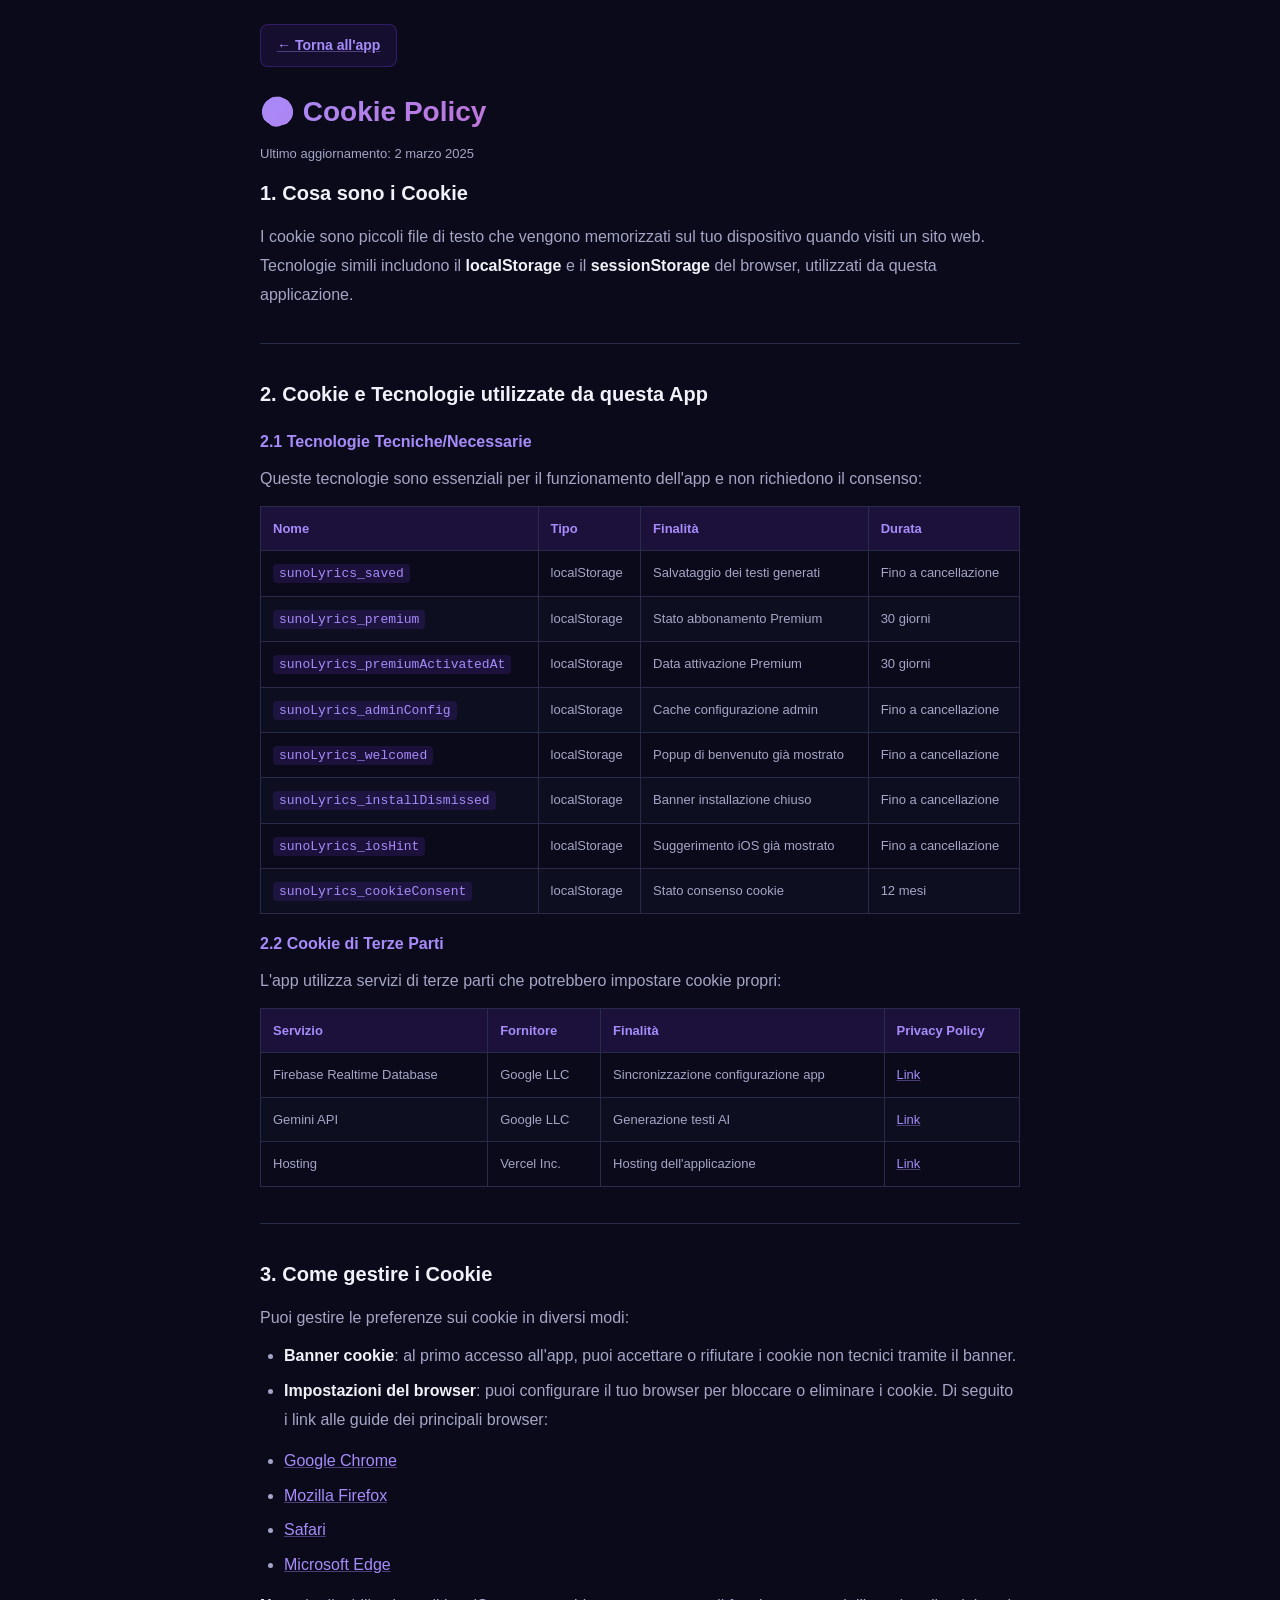
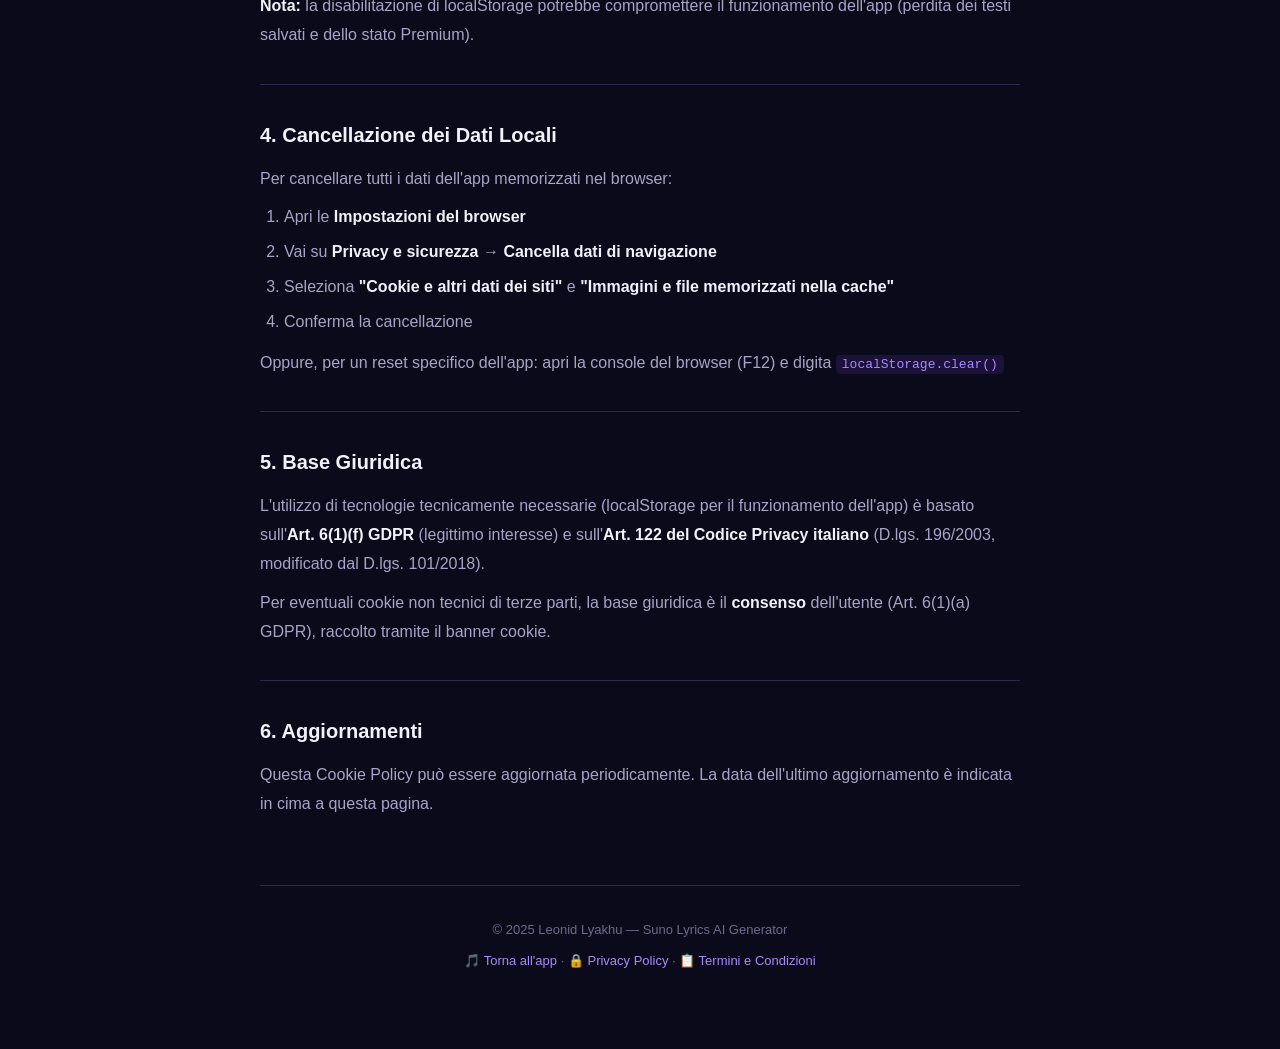
<file: cookie.html>
<!DOCTYPE html>
<html lang="it">
<head>
  <meta charset="UTF-8">
  <meta name="viewport" content="width=device-width, initial-scale=1.0">
  <meta name="theme-color" content="#7c3aed">
  <title>Cookie Policy - Suno Lyrics AI Generator</title>
  <link rel="stylesheet" href="css/style.css">
  <link rel="stylesheet" href="css/legal.css">
</head>
<body>
  <div class="legal-page">
    <a href="index.html" class="legal-back">← Torna all'app</a>

    <h1>🍪 Cookie Policy</h1>
    <p class="legal-updated">Ultimo aggiornamento: 2 marzo 2025</p>

    <section>
      <h2>1. Cosa sono i Cookie</h2>
      <p>I cookie sono piccoli file di testo che vengono memorizzati sul tuo dispositivo quando visiti un sito web. Tecnologie simili includono il <strong>localStorage</strong> e il <strong>sessionStorage</strong> del browser, utilizzati da questa applicazione.</p>
    </section>

    <section>
      <h2>2. Cookie e Tecnologie utilizzate da questa App</h2>

      <h3>2.1 Tecnologie Tecniche/Necessarie</h3>
      <p>Queste tecnologie sono essenziali per il funzionamento dell'app e non richiedono il consenso:</p>
      
      <table class="legal-table">
        <thead>
          <tr>
            <th>Nome</th>
            <th>Tipo</th>
            <th>Finalità</th>
            <th>Durata</th>
          </tr>
        </thead>
        <tbody>
          <tr>
            <td><code>sunoLyrics_saved</code></td>
            <td>localStorage</td>
            <td>Salvataggio dei testi generati</td>
            <td>Fino a cancellazione</td>
          </tr>
          <tr>
            <td><code>sunoLyrics_premium</code></td>
            <td>localStorage</td>
            <td>Stato abbonamento Premium</td>
            <td>30 giorni</td>
          </tr>
          <tr>
            <td><code>sunoLyrics_premiumActivatedAt</code></td>
            <td>localStorage</td>
            <td>Data attivazione Premium</td>
            <td>30 giorni</td>
          </tr>
          <tr>
            <td><code>sunoLyrics_adminConfig</code></td>
            <td>localStorage</td>
            <td>Cache configurazione admin</td>
            <td>Fino a cancellazione</td>
          </tr>
          <tr>
            <td><code>sunoLyrics_welcomed</code></td>
            <td>localStorage</td>
            <td>Popup di benvenuto già mostrato</td>
            <td>Fino a cancellazione</td>
          </tr>
          <tr>
            <td><code>sunoLyrics_installDismissed</code></td>
            <td>localStorage</td>
            <td>Banner installazione chiuso</td>
            <td>Fino a cancellazione</td>
          </tr>
          <tr>
            <td><code>sunoLyrics_iosHint</code></td>
            <td>localStorage</td>
            <td>Suggerimento iOS già mostrato</td>
            <td>Fino a cancellazione</td>
          </tr>
          <tr>
            <td><code>sunoLyrics_cookieConsent</code></td>
            <td>localStorage</td>
            <td>Stato consenso cookie</td>
            <td>12 mesi</td>
          </tr>
        </tbody>
      </table>

      <h3>2.2 Cookie di Terze Parti</h3>
      <p>L'app utilizza servizi di terze parti che potrebbero impostare cookie propri:</p>

      <table class="legal-table">
        <thead>
          <tr>
            <th>Servizio</th>
            <th>Fornitore</th>
            <th>Finalità</th>
            <th>Privacy Policy</th>
          </tr>
        </thead>
        <tbody>
          <tr>
            <td>Firebase Realtime Database</td>
            <td>Google LLC</td>
            <td>Sincronizzazione configurazione app</td>
            <td><a href="https://firebase.google.com/support/privacy" target="_blank" rel="noopener">Link</a></td>
          </tr>
          <tr>
            <td>Gemini API</td>
            <td>Google LLC</td>
            <td>Generazione testi AI</td>
            <td><a href="https://policies.google.com/privacy" target="_blank" rel="noopener">Link</a></td>
          </tr>
          <tr>
            <td>Hosting</td>
            <td>Vercel Inc.</td>
            <td>Hosting dell'applicazione</td>
            <td><a href="https://vercel.com/legal/privacy-policy" target="_blank" rel="noopener">Link</a></td>
          </tr>
        </tbody>
      </table>
    </section>

    <section>
      <h2>3. Come gestire i Cookie</h2>
      <p>Puoi gestire le preferenze sui cookie in diversi modi:</p>
      <ul>
        <li><strong>Banner cookie</strong>: al primo accesso all'app, puoi accettare o rifiutare i cookie non tecnici tramite il banner.</li>
        <li><strong>Impostazioni del browser</strong>: puoi configurare il tuo browser per bloccare o eliminare i cookie. Di seguito i link alle guide dei principali browser:</li>
      </ul>
      <ul>
        <li><a href="https://support.google.com/chrome/answer/95647" target="_blank" rel="noopener">Google Chrome</a></li>
        <li><a href="https://support.mozilla.org/it/kb/protezione-antitracciamento-avanzata-firefox-desktop" target="_blank" rel="noopener">Mozilla Firefox</a></li>
        <li><a href="https://support.apple.com/it-it/guide/safari/sfri11471/mac" target="_blank" rel="noopener">Safari</a></li>
        <li><a href="https://support.microsoft.com/it-it/microsoft-edge/eliminare-i-cookie-in-microsoft-edge-63947406-40ac-c3b8-57b9-2a946a29ae09" target="_blank" rel="noopener">Microsoft Edge</a></li>
      </ul>
      <p><strong>Nota:</strong> la disabilitazione di localStorage potrebbe compromettere il funzionamento dell'app (perdita dei testi salvati e dello stato Premium).</p>
    </section>

    <section>
      <h2>4. Cancellazione dei Dati Locali</h2>
      <p>Per cancellare tutti i dati dell'app memorizzati nel browser:</p>
      <ol>
        <li>Apri le <strong>Impostazioni del browser</strong></li>
        <li>Vai su <strong>Privacy e sicurezza</strong> → <strong>Cancella dati di navigazione</strong></li>
        <li>Seleziona <strong>"Cookie e altri dati dei siti"</strong> e <strong>"Immagini e file memorizzati nella cache"</strong></li>
        <li>Conferma la cancellazione</li>
      </ol>
      <p>Oppure, per un reset specifico dell'app: apri la console del browser (F12) e digita <code>localStorage.clear()</code></p>
    </section>

    <section>
      <h2>5. Base Giuridica</h2>
      <p>L'utilizzo di tecnologie tecnicamente necessarie (localStorage per il funzionamento dell'app) è basato sull'<strong>Art. 6(1)(f) GDPR</strong> (legittimo interesse) e sull'<strong>Art. 122 del Codice Privacy italiano</strong> (D.lgs. 196/2003, modificato dal D.lgs. 101/2018).</p>
      <p>Per eventuali cookie non tecnici di terze parti, la base giuridica è il <strong>consenso</strong> dell'utente (Art. 6(1)(a) GDPR), raccolto tramite il banner cookie.</p>
    </section>

    <section>
      <h2>6. Aggiornamenti</h2>
      <p>Questa Cookie Policy può essere aggiornata periodicamente. La data dell'ultimo aggiornamento è indicata in cima a questa pagina.</p>
    </section>

    <div class="legal-footer">
      <p>© 2025 Leonid Lyakhu — Suno Lyrics AI Generator</p>
      <p><a href="index.html">🎵 Torna all'app</a> · <a href="privacy.html">🔒 Privacy Policy</a> · <a href="terms.html">📋 Termini e Condizioni</a></p>
    </div>
  </div>
</body>
</html>
</file>
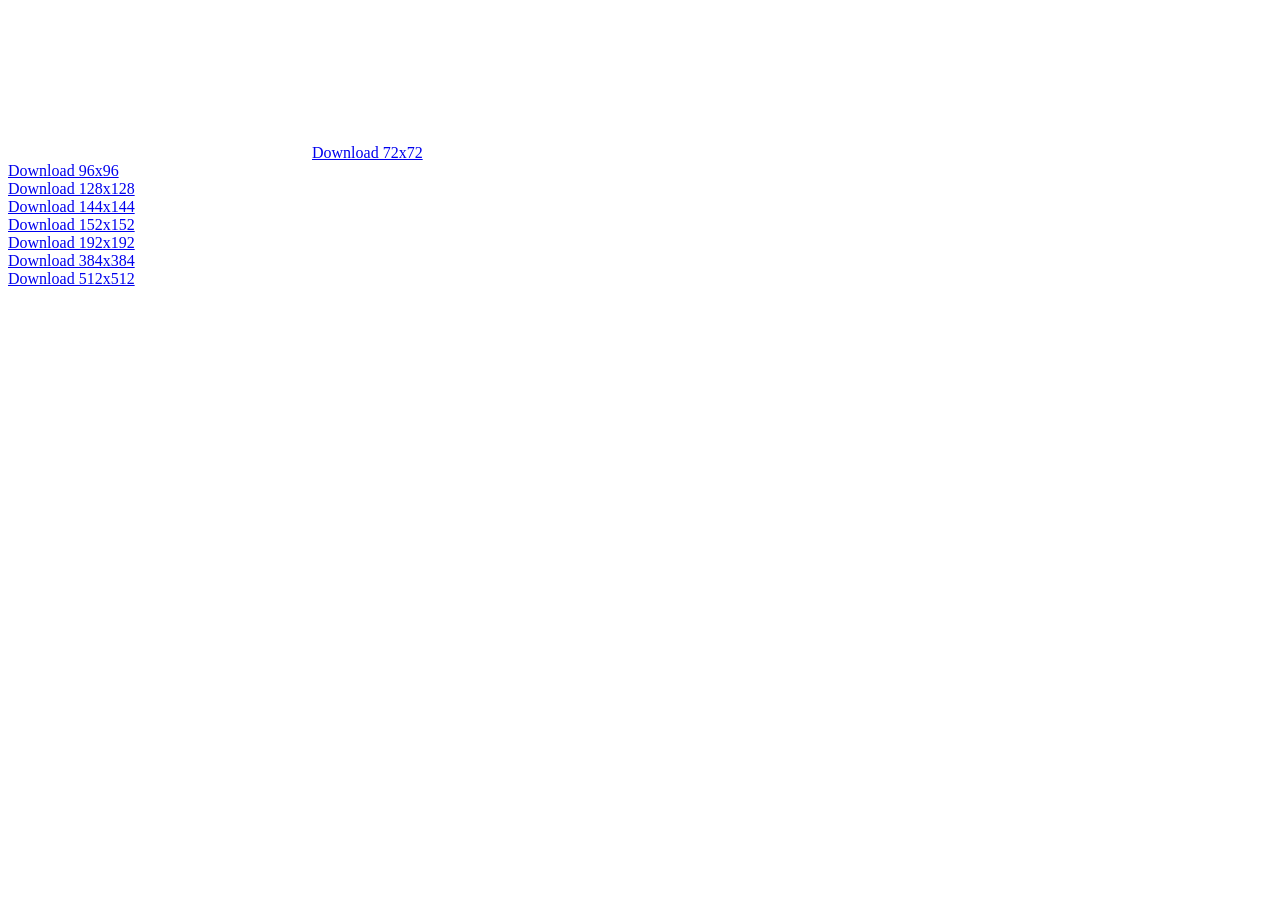
<file: generate-icons.html>
<!DOCTYPE html>
<html>
<head><title>Generate Icons</title></head>
<body>
<canvas id="c"></canvas>
<script>
// Helper page to generate PWA icons - open in browser and save images
const sizes = [72, 96, 128, 144, 152, 192, 384, 512];
sizes.forEach(size => {
  const canvas = document.createElement('canvas');
  canvas.width = size;
  canvas.height = size;
  const ctx = canvas.getContext('2d');
  
  // Background gradient
  const grad = ctx.createLinearGradient(0, 0, size, size);
  grad.addColorStop(0, '#7c3aed');
  grad.addColorStop(1, '#ec4899');
  ctx.fillStyle = grad;
  ctx.beginPath();
  ctx.roundRect(0, 0, size, size, size * 0.15);
  ctx.fill();
  
  // Music note icon
  ctx.fillStyle = 'white';
  ctx.font = `bold ${size * 0.5}px Arial`;
  ctx.textAlign = 'center';
  ctx.textBaseline = 'middle';
  ctx.fillText('♪', size / 2, size / 2);
  
  // AI text
  ctx.font = `bold ${size * 0.15}px Arial`;
  ctx.fillText('AI', size / 2, size * 0.82);
  
  const link = document.createElement('a');
  link.download = `icon-${size}.png`;
  link.href = canvas.toDataURL();
  link.textContent = `Download ${size}x${size}`;
  document.body.appendChild(link);
  document.body.appendChild(document.createElement('br'));
});
</script>
</body>
</html>
</file>
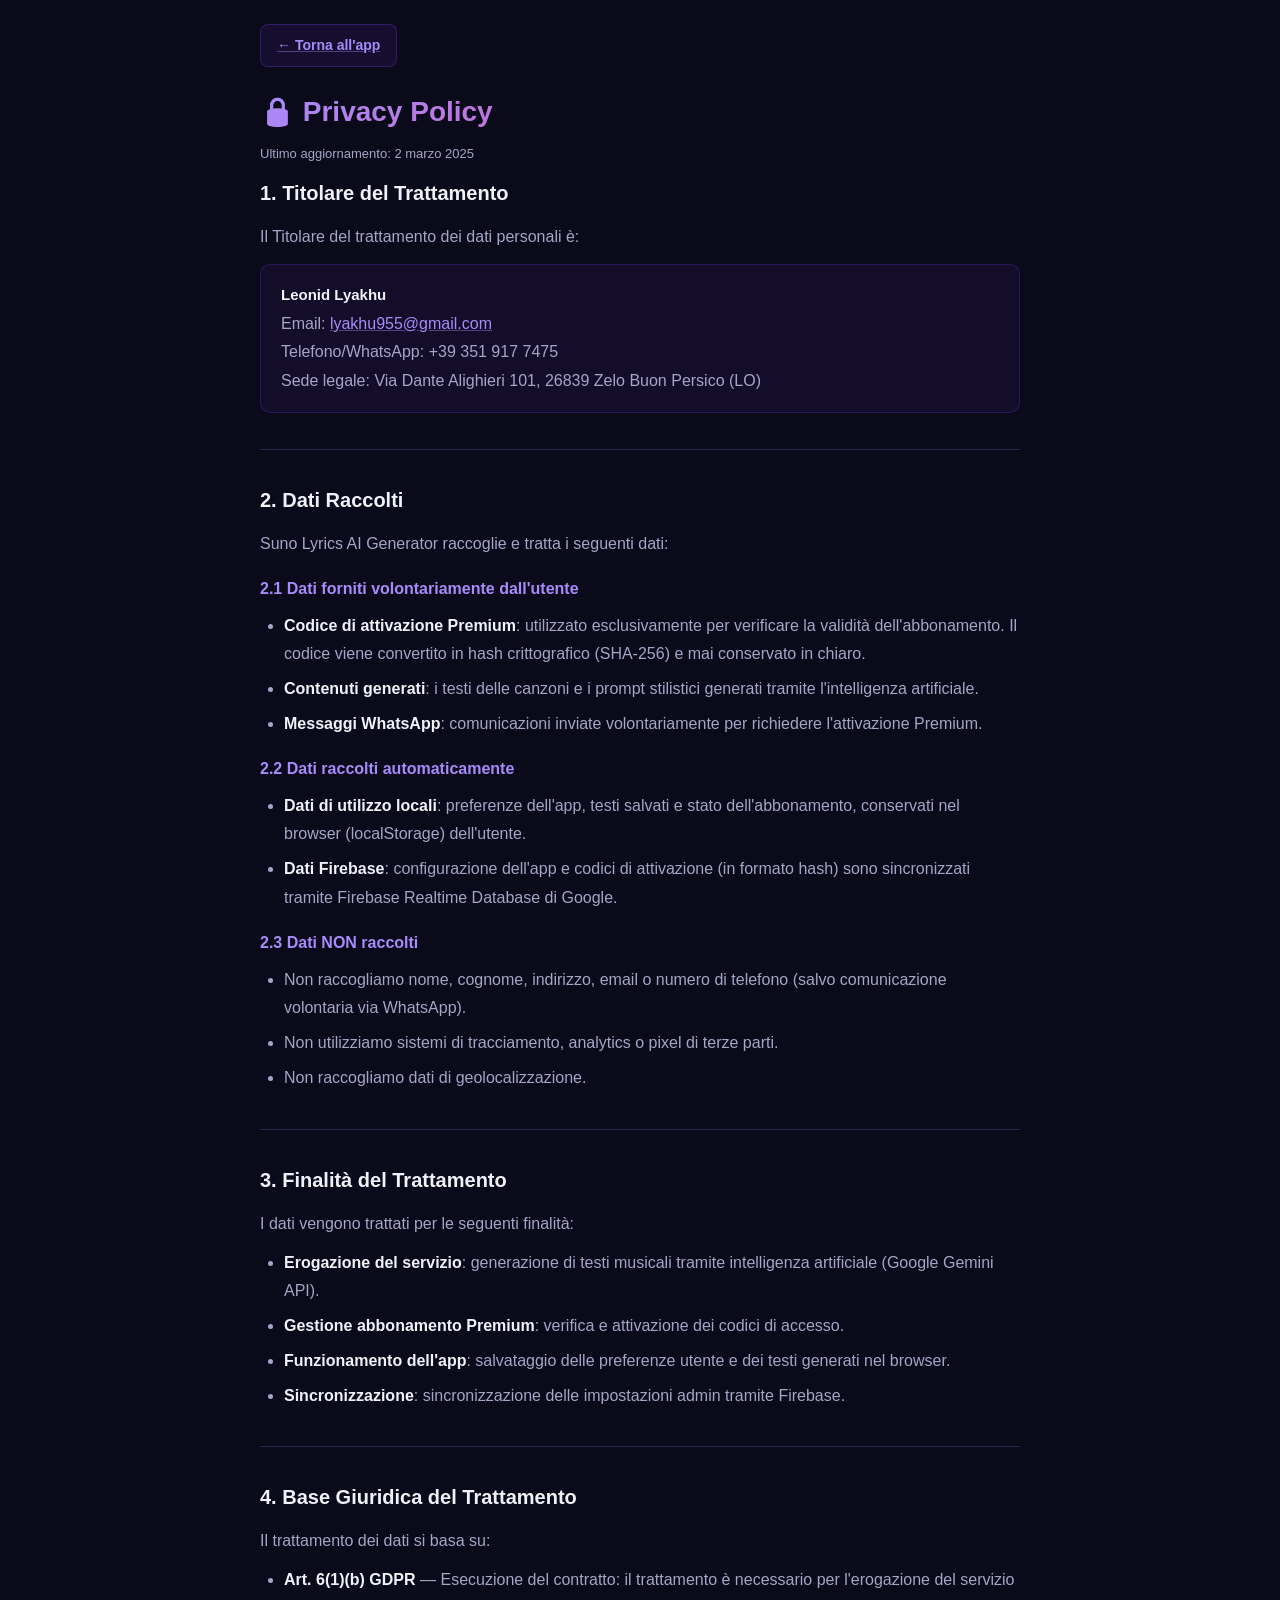
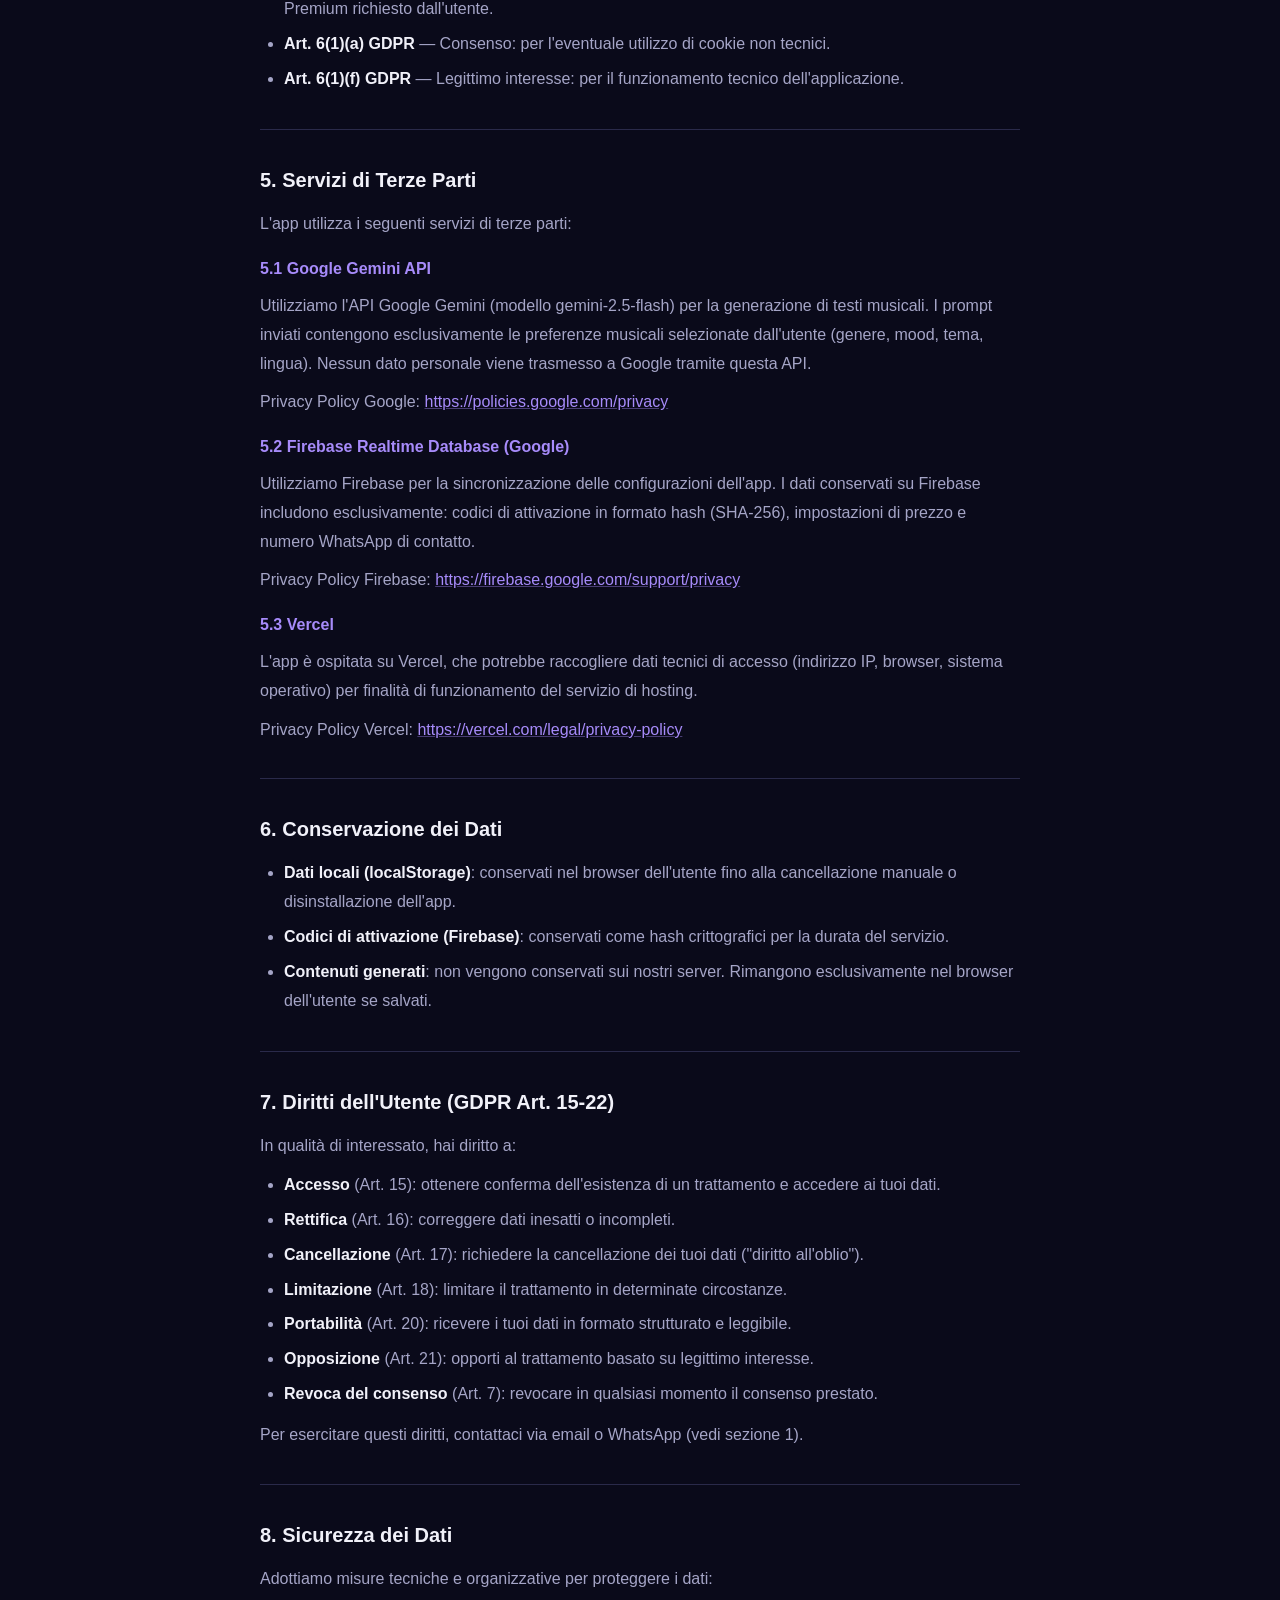
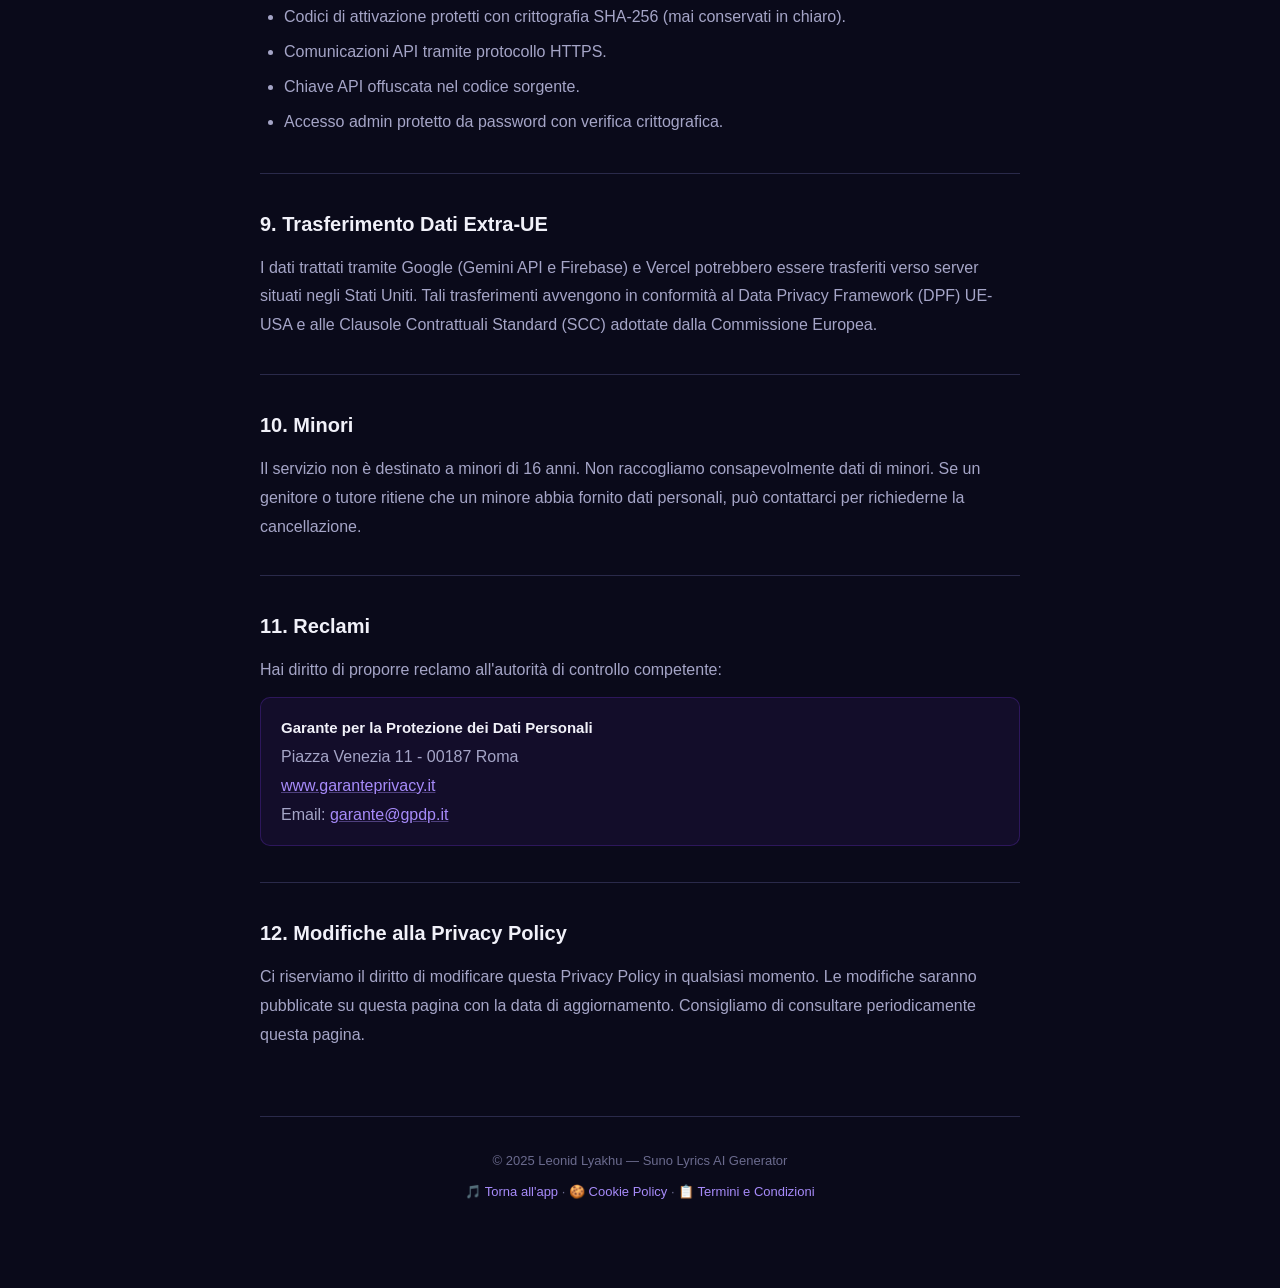
<file: privacy.html>
<!DOCTYPE html>
<html lang="it">
<head>
  <meta charset="UTF-8">
  <meta name="viewport" content="width=device-width, initial-scale=1.0">
  <meta name="theme-color" content="#7c3aed">
  <title>Privacy Policy - Suno Lyrics AI Generator</title>
  <link rel="stylesheet" href="css/style.css">
  <link rel="stylesheet" href="css/legal.css">
</head>
<body>
  <div class="legal-page">
    <a href="index.html" class="legal-back">← Torna all'app</a>

    <h1>🔒 Privacy Policy</h1>
    <p class="legal-updated">Ultimo aggiornamento: 2 marzo 2025</p>

    <section>
      <h2>1. Titolare del Trattamento</h2>
      <p>Il Titolare del trattamento dei dati personali è:</p>
      <div class="legal-info-box">
        <strong>Leonid Lyakhu</strong><br>
        Email: <a href="mailto:lyakhu955@gmail.com">lyakhu955@gmail.com</a><br>
        Telefono/WhatsApp: +39 351 917 7475<br>
        Sede legale: Via Dante Alighieri 101, 26839 Zelo Buon Persico (LO)
      </div>
    </section>

    <section>
      <h2>2. Dati Raccolti</h2>
      <p>Suno Lyrics AI Generator raccoglie e tratta i seguenti dati:</p>
      
      <h3>2.1 Dati forniti volontariamente dall'utente</h3>
      <ul>
        <li><strong>Codice di attivazione Premium</strong>: utilizzato esclusivamente per verificare la validità dell'abbonamento. Il codice viene convertito in hash crittografico (SHA-256) e mai conservato in chiaro.</li>
        <li><strong>Contenuti generati</strong>: i testi delle canzoni e i prompt stilistici generati tramite l'intelligenza artificiale.</li>
        <li><strong>Messaggi WhatsApp</strong>: comunicazioni inviate volontariamente per richiedere l'attivazione Premium.</li>
      </ul>

      <h3>2.2 Dati raccolti automaticamente</h3>
      <ul>
        <li><strong>Dati di utilizzo locali</strong>: preferenze dell'app, testi salvati e stato dell'abbonamento, conservati nel browser (localStorage) dell'utente.</li>
        <li><strong>Dati Firebase</strong>: configurazione dell'app e codici di attivazione (in formato hash) sono sincronizzati tramite Firebase Realtime Database di Google.</li>
      </ul>

      <h3>2.3 Dati NON raccolti</h3>
      <ul>
        <li>Non raccogliamo nome, cognome, indirizzo, email o numero di telefono (salvo comunicazione volontaria via WhatsApp).</li>
        <li>Non utilizziamo sistemi di tracciamento, analytics o pixel di terze parti.</li>
        <li>Non raccogliamo dati di geolocalizzazione.</li>
      </ul>
    </section>

    <section>
      <h2>3. Finalità del Trattamento</h2>
      <p>I dati vengono trattati per le seguenti finalità:</p>
      <ul>
        <li><strong>Erogazione del servizio</strong>: generazione di testi musicali tramite intelligenza artificiale (Google Gemini API).</li>
        <li><strong>Gestione abbonamento Premium</strong>: verifica e attivazione dei codici di accesso.</li>
        <li><strong>Funzionamento dell'app</strong>: salvataggio delle preferenze utente e dei testi generati nel browser.</li>
        <li><strong>Sincronizzazione</strong>: sincronizzazione delle impostazioni admin tramite Firebase.</li>
      </ul>
    </section>

    <section>
      <h2>4. Base Giuridica del Trattamento</h2>
      <p>Il trattamento dei dati si basa su:</p>
      <ul>
        <li><strong>Art. 6(1)(b) GDPR</strong> — Esecuzione del contratto: il trattamento è necessario per l'erogazione del servizio Premium richiesto dall'utente.</li>
        <li><strong>Art. 6(1)(a) GDPR</strong> — Consenso: per l'eventuale utilizzo di cookie non tecnici.</li>
        <li><strong>Art. 6(1)(f) GDPR</strong> — Legittimo interesse: per il funzionamento tecnico dell'applicazione.</li>
      </ul>
    </section>

    <section>
      <h2>5. Servizi di Terze Parti</h2>
      <p>L'app utilizza i seguenti servizi di terze parti:</p>
      
      <h3>5.1 Google Gemini API</h3>
      <p>Utilizziamo l'API Google Gemini (modello gemini-2.5-flash) per la generazione di testi musicali. I prompt inviati contengono esclusivamente le preferenze musicali selezionate dall'utente (genere, mood, tema, lingua). Nessun dato personale viene trasmesso a Google tramite questa API.</p>
      <p>Privacy Policy Google: <a href="https://policies.google.com/privacy" target="_blank" rel="noopener">https://policies.google.com/privacy</a></p>

      <h3>5.2 Firebase Realtime Database (Google)</h3>
      <p>Utilizziamo Firebase per la sincronizzazione delle configurazioni dell'app. I dati conservati su Firebase includono esclusivamente: codici di attivazione in formato hash (SHA-256), impostazioni di prezzo e numero WhatsApp di contatto.</p>
      <p>Privacy Policy Firebase: <a href="https://firebase.google.com/support/privacy" target="_blank" rel="noopener">https://firebase.google.com/support/privacy</a></p>

      <h3>5.3 Vercel</h3>
      <p>L'app è ospitata su Vercel, che potrebbe raccogliere dati tecnici di accesso (indirizzo IP, browser, sistema operativo) per finalità di funzionamento del servizio di hosting.</p>
      <p>Privacy Policy Vercel: <a href="https://vercel.com/legal/privacy-policy" target="_blank" rel="noopener">https://vercel.com/legal/privacy-policy</a></p>
    </section>

    <section>
      <h2>6. Conservazione dei Dati</h2>
      <ul>
        <li><strong>Dati locali (localStorage)</strong>: conservati nel browser dell'utente fino alla cancellazione manuale o disinstallazione dell'app.</li>
        <li><strong>Codici di attivazione (Firebase)</strong>: conservati come hash crittografici per la durata del servizio.</li>
        <li><strong>Contenuti generati</strong>: non vengono conservati sui nostri server. Rimangono esclusivamente nel browser dell'utente se salvati.</li>
      </ul>
    </section>

    <section>
      <h2>7. Diritti dell'Utente (GDPR Art. 15-22)</h2>
      <p>In qualità di interessato, hai diritto a:</p>
      <ul>
        <li><strong>Accesso</strong> (Art. 15): ottenere conferma dell'esistenza di un trattamento e accedere ai tuoi dati.</li>
        <li><strong>Rettifica</strong> (Art. 16): correggere dati inesatti o incompleti.</li>
        <li><strong>Cancellazione</strong> (Art. 17): richiedere la cancellazione dei tuoi dati ("diritto all'oblio").</li>
        <li><strong>Limitazione</strong> (Art. 18): limitare il trattamento in determinate circostanze.</li>
        <li><strong>Portabilità</strong> (Art. 20): ricevere i tuoi dati in formato strutturato e leggibile.</li>
        <li><strong>Opposizione</strong> (Art. 21): opporti al trattamento basato su legittimo interesse.</li>
        <li><strong>Revoca del consenso</strong> (Art. 7): revocare in qualsiasi momento il consenso prestato.</li>
      </ul>
      <p>Per esercitare questi diritti, contattaci via email o WhatsApp (vedi sezione 1).</p>
    </section>

    <section>
      <h2>8. Sicurezza dei Dati</h2>
      <p>Adottiamo misure tecniche e organizzative per proteggere i dati:</p>
      <ul>
        <li>Codici di attivazione protetti con crittografia SHA-256 (mai conservati in chiaro).</li>
        <li>Comunicazioni API tramite protocollo HTTPS.</li>
        <li>Chiave API offuscata nel codice sorgente.</li>
        <li>Accesso admin protetto da password con verifica crittografica.</li>
      </ul>
    </section>

    <section>
      <h2>9. Trasferimento Dati Extra-UE</h2>
      <p>I dati trattati tramite Google (Gemini API e Firebase) e Vercel potrebbero essere trasferiti verso server situati negli Stati Uniti. Tali trasferimenti avvengono in conformità al Data Privacy Framework (DPF) UE-USA e alle Clausole Contrattuali Standard (SCC) adottate dalla Commissione Europea.</p>
    </section>

    <section>
      <h2>10. Minori</h2>
      <p>Il servizio non è destinato a minori di 16 anni. Non raccogliamo consapevolmente dati di minori. Se un genitore o tutore ritiene che un minore abbia fornito dati personali, può contattarci per richiederne la cancellazione.</p>
    </section>

    <section>
      <h2>11. Reclami</h2>
      <p>Hai diritto di proporre reclamo all'autorità di controllo competente:</p>
      <div class="legal-info-box">
        <strong>Garante per la Protezione dei Dati Personali</strong><br>
        Piazza Venezia 11 - 00187 Roma<br>
        <a href="https://www.garanteprivacy.it" target="_blank" rel="noopener">www.garanteprivacy.it</a><br>
        Email: <a href="mailto:garante@gpdp.it">garante@gpdp.it</a>
      </div>
    </section>

    <section>
      <h2>12. Modifiche alla Privacy Policy</h2>
      <p>Ci riserviamo il diritto di modificare questa Privacy Policy in qualsiasi momento. Le modifiche saranno pubblicate su questa pagina con la data di aggiornamento. Consigliamo di consultare periodicamente questa pagina.</p>
    </section>

    <div class="legal-footer">
      <p>© 2025 Leonid Lyakhu — Suno Lyrics AI Generator</p>
      <p><a href="index.html">🎵 Torna all'app</a> · <a href="cookie.html">🍪 Cookie Policy</a> · <a href="terms.html">📋 Termini e Condizioni</a></p>
    </div>
  </div>
</body>
</html>
</file>
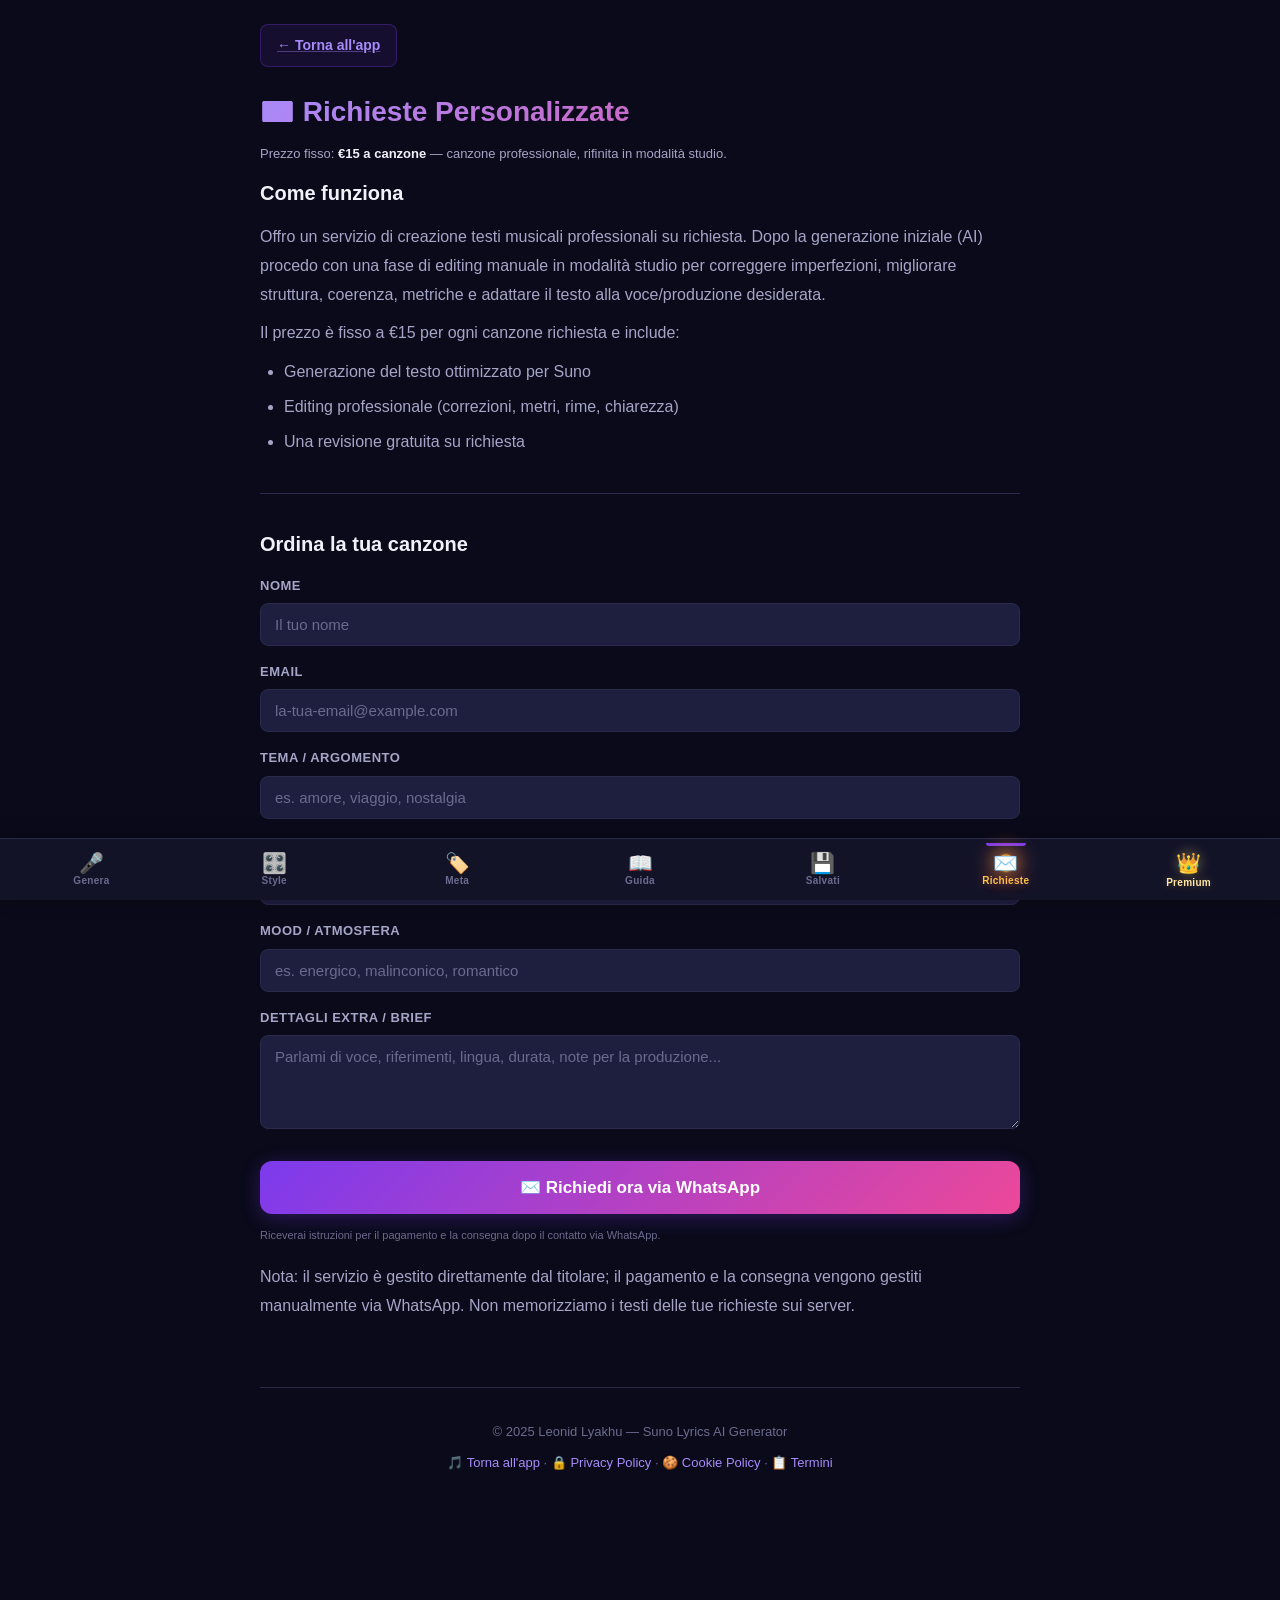
<file: richieste.html>
<!DOCTYPE html>
<html lang="it">
<head>
  <meta charset="utf-8">
  <meta name="viewport" content="width=device-width,initial-scale=1">
  <title>Richieste - Suno Lyrics AI Generator</title>
  <link rel="stylesheet" href="css/style.css">
  <link rel="stylesheet" href="css/legal.css">
</head>
<body>
  <div class="legal-page" style="padding-bottom:120px">
    <a href="index.html" class="legal-back">← Torna all'app</a>
    <h1>✉️ Richieste Personalizzate</h1>
    <p class="legal-updated">Prezzo fisso: <strong>€15 a canzone</strong> — canzone professionale, rifinita in modalità studio.</p>

    <section>
      <h2>Come funziona</h2>
      <p>Offro un servizio di creazione testi musicali professionali su richiesta. Dopo la generazione iniziale (AI) procedo con una fase di editing manuale in modalità studio per correggere imperfezioni, migliorare struttura, coerenza, metriche e adattare il testo alla voce/produzione desiderata.</p>
      <p>Il prezzo è fisso a €15 per ogni canzone richiesta e include:</p>
      <ul>
        <li>Generazione del testo ottimizzato per Suno</li>
        <li>Editing professionale (correzioni, metri, rime, chiarezza)</li>
        <li>Una revisione gratuita su richiesta</li>
      </ul>
    </section>

    <section>
      <h2>Ordina la tua canzone</h2>
      <form id="requestForm" class="request-form">
        <div class="form-group">
          <label for="reqName">Nome</label>
          <input id="reqName" class="input" placeholder="Il tuo nome" required>
        </div>
        <div class="form-group">
          <label for="reqEmail">Email</label>
          <input id="reqEmail" class="input" type="email" placeholder="la-tua-email@example.com" required>
        </div>
        <div class="form-group">
          <label for="reqTheme">Tema / Argomento</label>
          <input id="reqTheme" class="input" placeholder="es. amore, viaggio, nostalgia" required>
        </div>
        <div class="form-group">
          <label for="reqGenre">Genere</label>
          <select id="reqGenre" class="input">
            <option>Pop</option>
            <option>Rock</option>
            <option>Hip Hop</option>
            <option>Trap</option>
            <option>R&B</option>
            <option>EDM</option>
            <option>Altro...</option>
          </select>
        </div>
        <div class="form-group">
          <label for="reqMood">Mood / Atmosfera</label>
          <input id="reqMood" class="input" placeholder="es. energico, malinconico, romantico">
        </div>
        <div class="form-group">
          <label for="reqDetails">Dettagli extra / Brief</label>
          <textarea id="reqDetails" class="input textarea" rows="4" placeholder="Parlami di voce, riferimenti, lingua, durata, note per la produzione..."></textarea>
        </div>

        <div style="display:flex;gap:8px;align-items:center;flex-wrap:wrap">
          <button id="sendRequest" type="button" class="btn-primary">✉️ Richiedi ora via WhatsApp</button>
          <small class="form-hint">Riceverai istruzioni per il pagamento e la consegna dopo il contatto via WhatsApp.</small>
        </div>
      </form>

      <p style="margin-top:18px;color:#a5a5c7">Nota: il servizio è gestito direttamente dal titolare; il pagamento e la consegna vengono gestiti manualmente via WhatsApp. Non memorizziamo i testi delle tue richieste sui server.</p>
    </section>

    <div class="legal-footer">
      <p>© 2025 Leonid Lyakhu — Suno Lyrics AI Generator</p>
      <p><a href="index.html">🎵 Torna all'app</a> · <a href="privacy.html">🔒 Privacy Policy</a> · <a href="cookie.html">🍪 Cookie Policy</a> · <a href="terms.html">📋 Termini</a></p>
    </div>
  </div>

  <nav class="bottom-nav" id="bottomNav">
    <button class="bottom-nav-item" data-href="index.html">
      <span class="bottom-nav-icon">🎤</span>
      <span class="bottom-nav-label">Genera</span>
    </button>
    <button class="bottom-nav-item" data-href="index.html">
      <span class="bottom-nav-icon">🎛️</span>
      <span class="bottom-nav-label">Style</span>
    </button>
    <button class="bottom-nav-item" data-href="index.html">
      <span class="bottom-nav-icon">🏷️</span>
      <span class="bottom-nav-label">Meta</span>
    </button>
    <button class="bottom-nav-item" data-href="index.html">
      <span class="bottom-nav-icon">📖</span>
      <span class="bottom-nav-label">Guida</span>
    </button>
    <button class="bottom-nav-item" data-href="index.html">
      <span class="bottom-nav-icon">💾</span>
      <span class="bottom-nav-label">Salvati</span>
    </button>
    <button class="bottom-nav-item active" id="navRichieste" data-href="richieste.html">
      <span class="bottom-nav-icon">✉️</span>
      <span class="bottom-nav-label">Richieste</span>
    </button>
    <button class="bottom-nav-item" id="settingsBtn" data-href="index.html">
      <span class="bottom-nav-icon premium-crown-icon" aria-hidden="true">
        <span class="premium-crown-static">👑</span>
      </span>
      <span class="bottom-nav-label">Premium</span>
    </button>
  </nav>

  <script>
    document.querySelectorAll('.bottom-nav-item').forEach((item) => {
      item.addEventListener('click', () => {
        const href = item.dataset.href;
        if (href) window.location.href = href;
      });
    });

    document.getElementById('sendRequest')?.addEventListener('click', () => {
      const name = document.getElementById('reqName').value.trim();
      const email = document.getElementById('reqEmail').value.trim();
      const theme = document.getElementById('reqTheme').value.trim();
      const genre = document.getElementById('reqGenre').value;
      const mood = document.getElementById('reqMood').value.trim();
      const details = document.getElementById('reqDetails').value.trim();

      if (!name || !email || !theme) {
        alert('Per favore compila almeno Nome, Email e Tema della canzone.');
        return;
      }

      const phone = '393519177475'; // numero internazionale senza +
      const msg = encodeURIComponent(
        `Richiesta canzone\nNome: ${name}\nEmail: ${email}\nTema: ${theme}\nGenere: ${genre}\nMood: ${mood}\nDettagli: ${details}\nPrezzo: €15`);
      window.open(`https://wa.me/${phone}?text=${msg}`, '_blank');
    });
  </script>
</body>
</html>
</file>
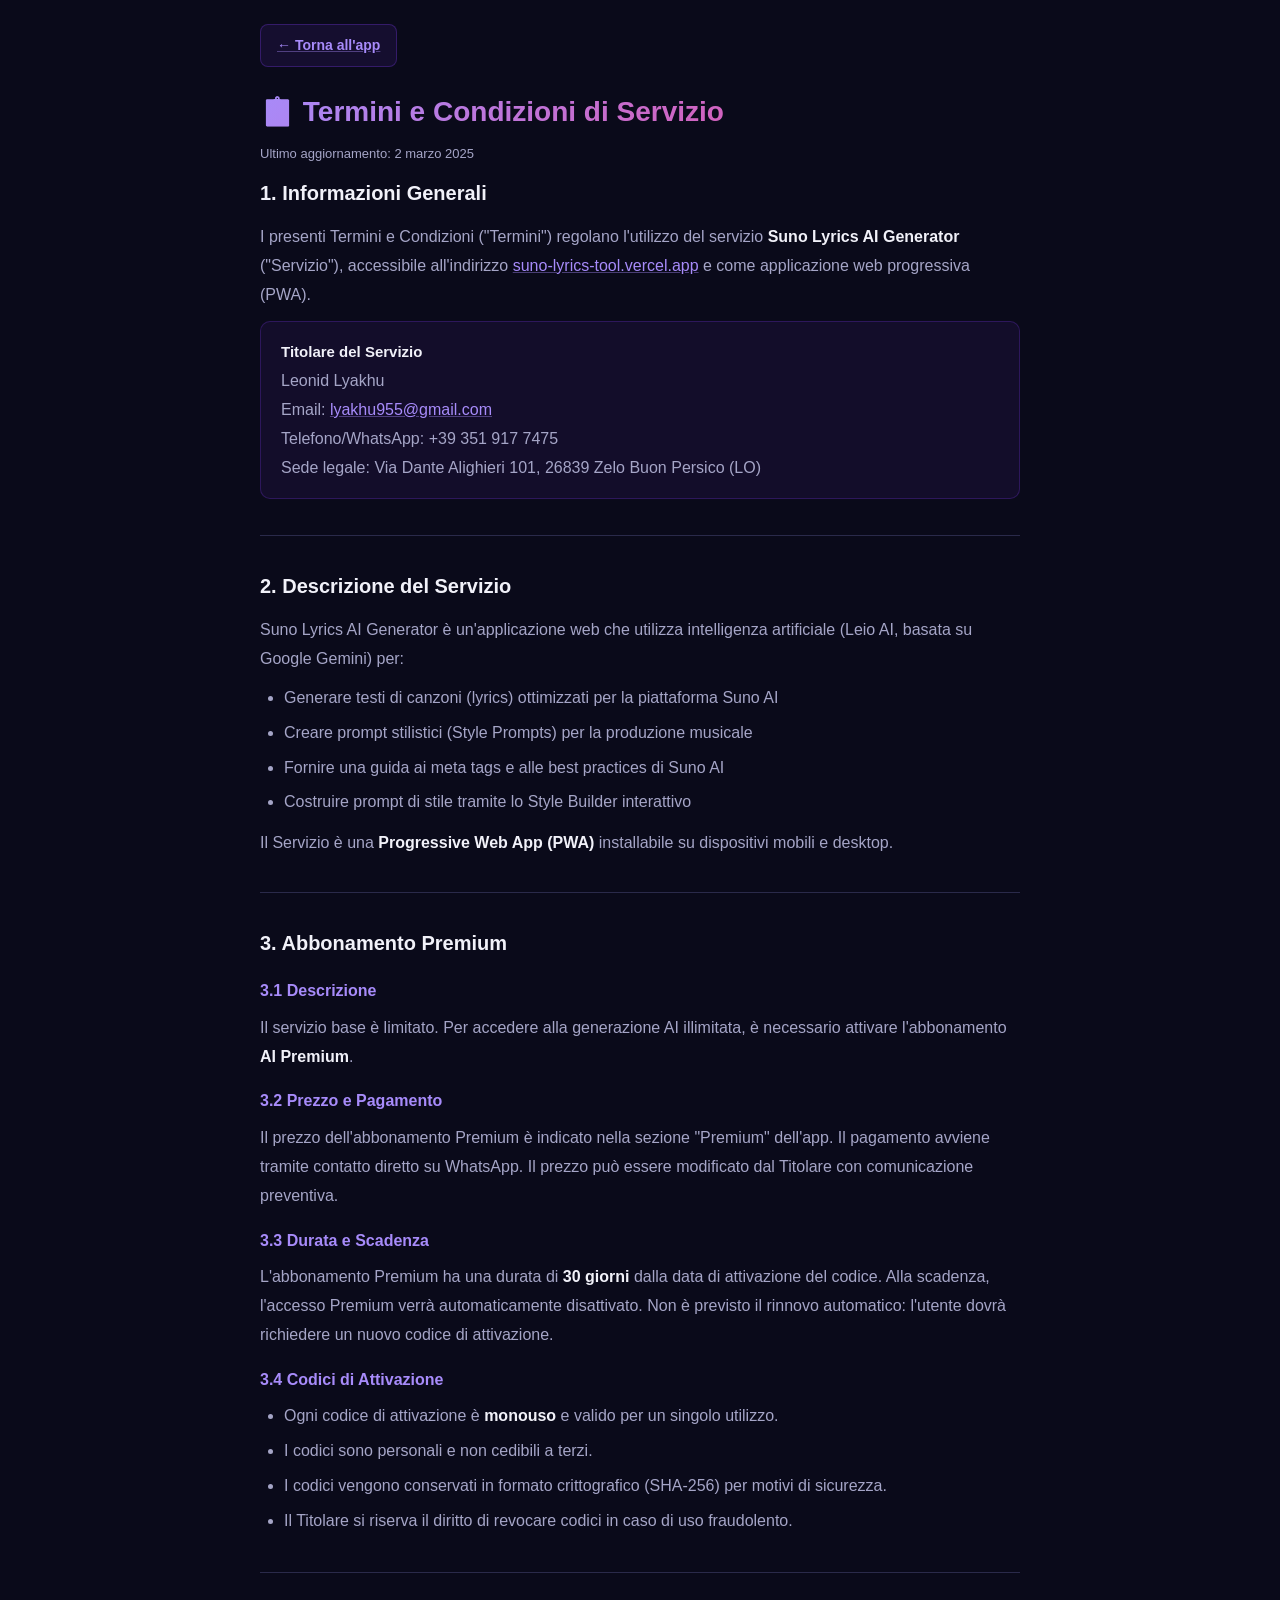
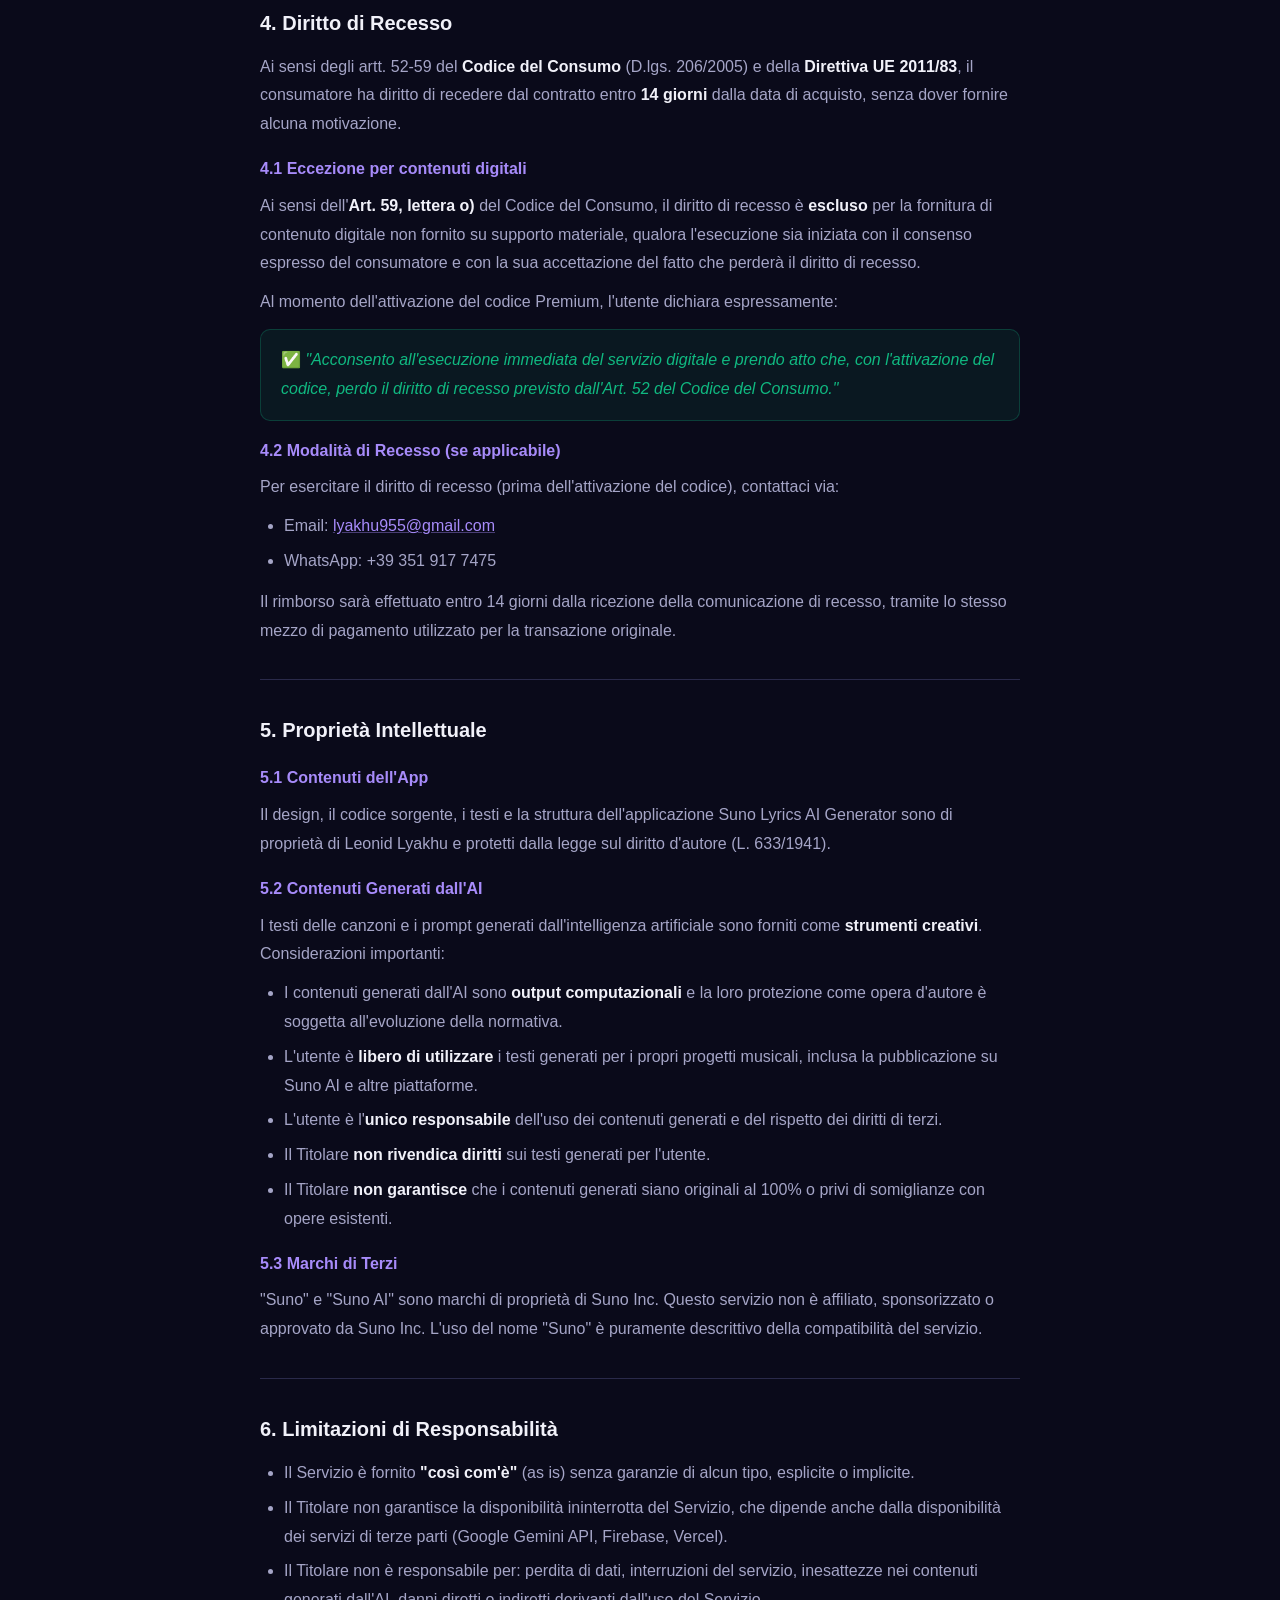
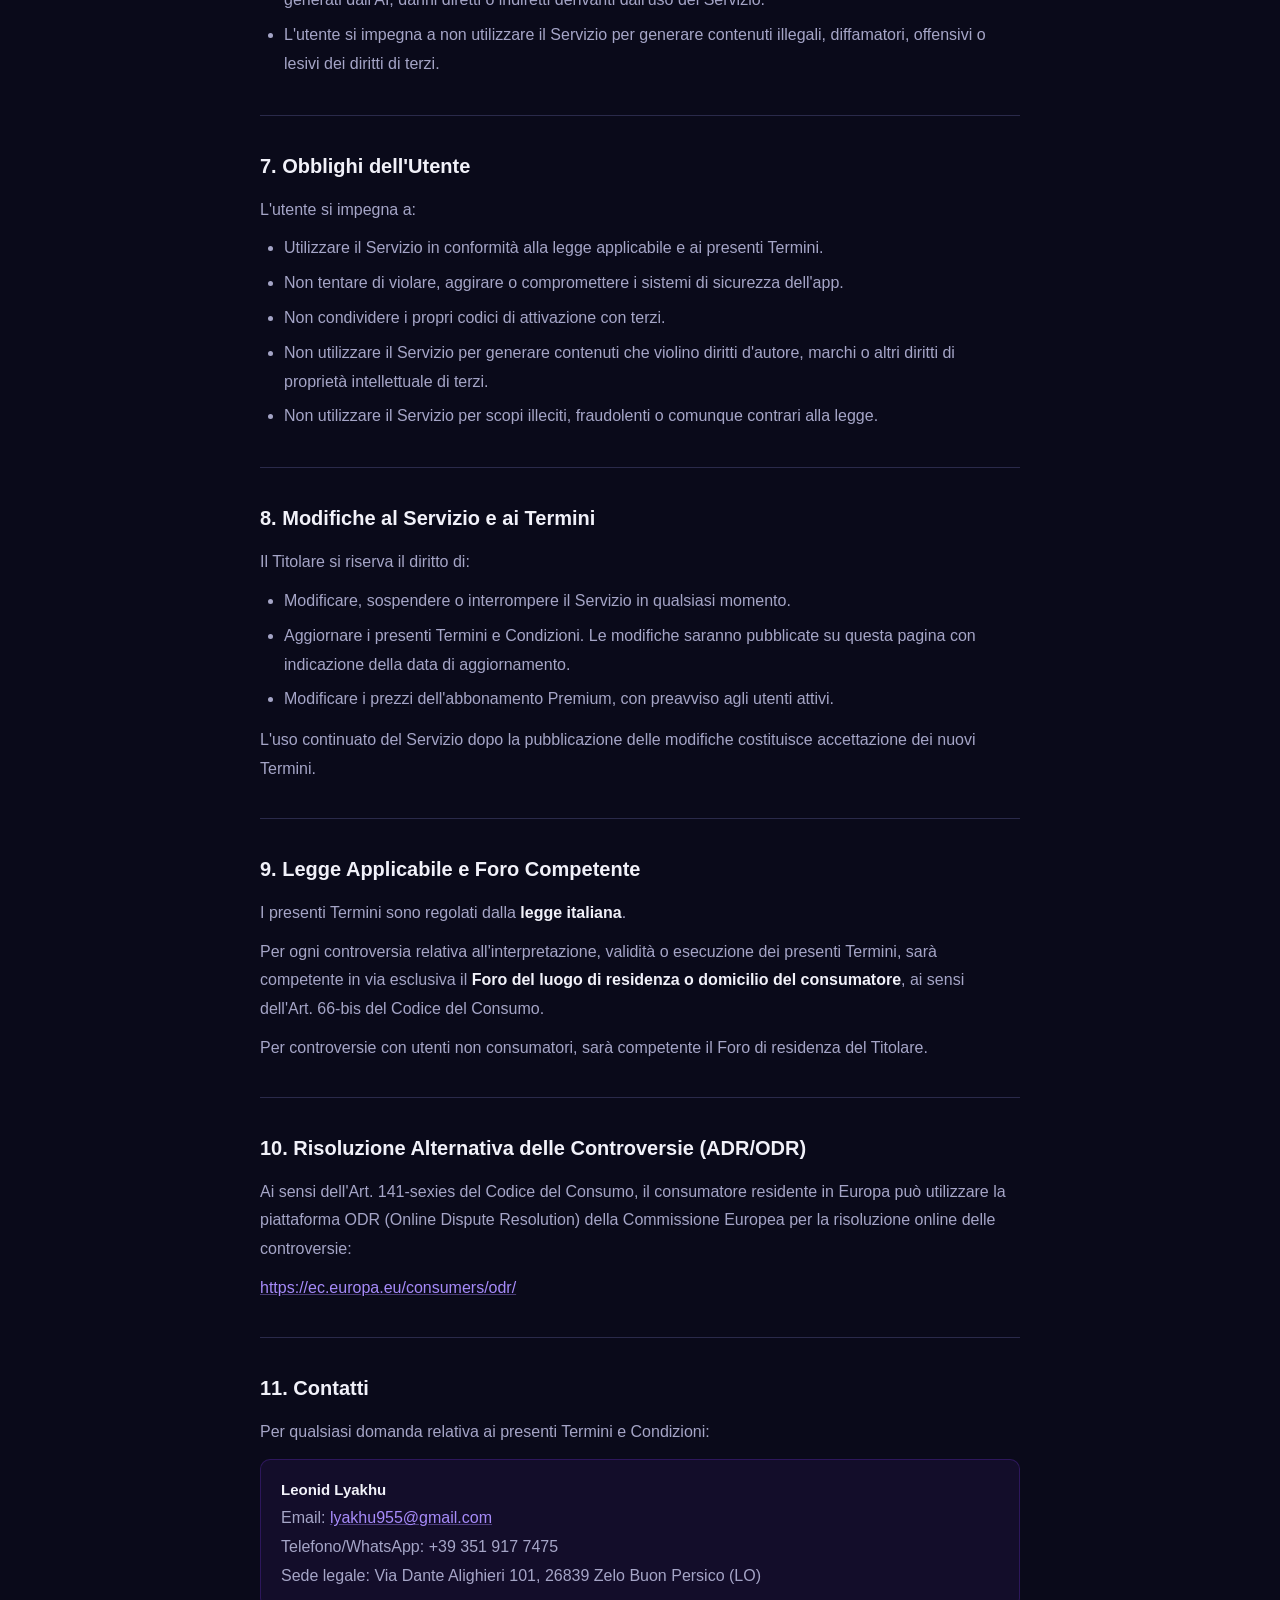
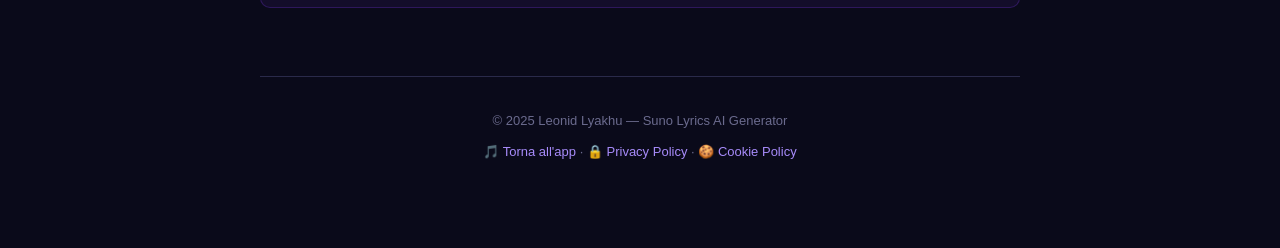
<file: terms.html>
<!DOCTYPE html>
<html lang="it">
<head>
  <meta charset="UTF-8">
  <meta name="viewport" content="width=device-width, initial-scale=1.0">
  <meta name="theme-color" content="#7c3aed">
  <title>Termini e Condizioni - Suno Lyrics AI Generator</title>
  <link rel="stylesheet" href="css/style.css">
  <link rel="stylesheet" href="css/legal.css">
</head>
<body>
  <div class="legal-page">
    <a href="index.html" class="legal-back">← Torna all'app</a>

    <h1>📋 Termini e Condizioni di Servizio</h1>
    <p class="legal-updated">Ultimo aggiornamento: 2 marzo 2025</p>

    <section>
      <h2>1. Informazioni Generali</h2>
      <p>I presenti Termini e Condizioni ("Termini") regolano l'utilizzo del servizio <strong>Suno Lyrics AI Generator</strong> ("Servizio"), accessibile all'indirizzo <a href="https://suno-lyrics-tool.vercel.app" target="_blank" rel="noopener">suno-lyrics-tool.vercel.app</a> e come applicazione web progressiva (PWA).</p>
      
      <div class="legal-info-box">
        <strong>Titolare del Servizio</strong><br>
        Leonid Lyakhu<br>
        Email: <a href="mailto:lyakhu955@gmail.com">lyakhu955@gmail.com</a><br>
        Telefono/WhatsApp: +39 351 917 7475<br>
        Sede legale: Via Dante Alighieri 101, 26839 Zelo Buon Persico (LO)
      </div>
    </section>

    <section>
      <h2>2. Descrizione del Servizio</h2>
      <p>Suno Lyrics AI Generator è un'applicazione web che utilizza intelligenza artificiale (Leio AI, basata su Google Gemini) per:</p>
      <ul>
        <li>Generare testi di canzoni (lyrics) ottimizzati per la piattaforma Suno AI</li>
        <li>Creare prompt stilistici (Style Prompts) per la produzione musicale</li>
        <li>Fornire una guida ai meta tags e alle best practices di Suno AI</li>
        <li>Costruire prompt di stile tramite lo Style Builder interattivo</li>
      </ul>
      <p>Il Servizio è una <strong>Progressive Web App (PWA)</strong> installabile su dispositivi mobili e desktop.</p>
    </section>

    <section>
      <h2>3. Abbonamento Premium</h2>
      
      <h3>3.1 Descrizione</h3>
      <p>Il servizio base è limitato. Per accedere alla generazione AI illimitata, è necessario attivare l'abbonamento <strong>AI Premium</strong>.</p>

      <h3>3.2 Prezzo e Pagamento</h3>
      <p>Il prezzo dell'abbonamento Premium è indicato nella sezione "Premium" dell'app. Il pagamento avviene tramite contatto diretto su WhatsApp. Il prezzo può essere modificato dal Titolare con comunicazione preventiva.</p>

      <h3>3.3 Durata e Scadenza</h3>
      <p>L'abbonamento Premium ha una durata di <strong>30 giorni</strong> dalla data di attivazione del codice. Alla scadenza, l'accesso Premium verrà automaticamente disattivato. Non è previsto il rinnovo automatico: l'utente dovrà richiedere un nuovo codice di attivazione.</p>

      <h3>3.4 Codici di Attivazione</h3>
      <ul>
        <li>Ogni codice di attivazione è <strong>monouso</strong> e valido per un singolo utilizzo.</li>
        <li>I codici sono personali e non cedibili a terzi.</li>
        <li>I codici vengono conservati in formato crittografico (SHA-256) per motivi di sicurezza.</li>
        <li>Il Titolare si riserva il diritto di revocare codici in caso di uso fraudolento.</li>
      </ul>
    </section>

    <section>
      <h2>4. Diritto di Recesso</h2>
      <p>Ai sensi degli artt. 52-59 del <strong>Codice del Consumo</strong> (D.lgs. 206/2005) e della <strong>Direttiva UE 2011/83</strong>, il consumatore ha diritto di recedere dal contratto entro <strong>14 giorni</strong> dalla data di acquisto, senza dover fornire alcuna motivazione.</p>

      <h3>4.1 Eccezione per contenuti digitali</h3>
      <p>Ai sensi dell'<strong>Art. 59, lettera o)</strong> del Codice del Consumo, il diritto di recesso è <strong>escluso</strong> per la fornitura di contenuto digitale non fornito su supporto materiale, qualora l'esecuzione sia iniziata con il consenso espresso del consumatore e con la sua accettazione del fatto che perderà il diritto di recesso.</p>
      <p>Al momento dell'attivazione del codice Premium, l'utente dichiara espressamente:</p>
      <div class="legal-highlight">
        <p>✅ <em>"Acconsento all'esecuzione immediata del servizio digitale e prendo atto che, con l'attivazione del codice, perdo il diritto di recesso previsto dall'Art. 52 del Codice del Consumo."</em></p>
      </div>

      <h3>4.2 Modalità di Recesso (se applicabile)</h3>
      <p>Per esercitare il diritto di recesso (prima dell'attivazione del codice), contattaci via:</p>
      <ul>
        <li>Email: <a href="mailto:lyakhu955@gmail.com">lyakhu955@gmail.com</a></li>
        <li>WhatsApp: +39 351 917 7475</li>
      </ul>
      <p>Il rimborso sarà effettuato entro 14 giorni dalla ricezione della comunicazione di recesso, tramite lo stesso mezzo di pagamento utilizzato per la transazione originale.</p>
    </section>

    <section>
      <h2>5. Proprietà Intellettuale</h2>

      <h3>5.1 Contenuti dell'App</h3>
      <p>Il design, il codice sorgente, i testi e la struttura dell'applicazione Suno Lyrics AI Generator sono di proprietà di Leonid Lyakhu e protetti dalla legge sul diritto d'autore (L. 633/1941).</p>

      <h3>5.2 Contenuti Generati dall'AI</h3>
      <p>I testi delle canzoni e i prompt generati dall'intelligenza artificiale sono forniti come <strong>strumenti creativi</strong>. Considerazioni importanti:</p>
      <ul>
        <li>I contenuti generati dall'AI sono <strong>output computazionali</strong> e la loro protezione come opera d'autore è soggetta all'evoluzione della normativa.</li>
        <li>L'utente è <strong>libero di utilizzare</strong> i testi generati per i propri progetti musicali, inclusa la pubblicazione su Suno AI e altre piattaforme.</li>
        <li>L'utente è l'<strong>unico responsabile</strong> dell'uso dei contenuti generati e del rispetto dei diritti di terzi.</li>
        <li>Il Titolare <strong>non rivendica diritti</strong> sui testi generati per l'utente.</li>
        <li>Il Titolare <strong>non garantisce</strong> che i contenuti generati siano originali al 100% o privi di somiglianze con opere esistenti.</li>
      </ul>

      <h3>5.3 Marchi di Terzi</h3>
      <p>"Suno" e "Suno AI" sono marchi di proprietà di Suno Inc. Questo servizio non è affiliato, sponsorizzato o approvato da Suno Inc. L'uso del nome "Suno" è puramente descrittivo della compatibilità del servizio.</p>
    </section>

    <section>
      <h2>6. Limitazioni di Responsabilità</h2>
      <ul>
        <li>Il Servizio è fornito <strong>"così com'è"</strong> (as is) senza garanzie di alcun tipo, esplicite o implicite.</li>
        <li>Il Titolare non garantisce la disponibilità ininterrotta del Servizio, che dipende anche dalla disponibilità dei servizi di terze parti (Google Gemini API, Firebase, Vercel).</li>
        <li>Il Titolare non è responsabile per: perdita di dati, interruzioni del servizio, inesattezze nei contenuti generati dall'AI, danni diretti o indiretti derivanti dall'uso del Servizio.</li>
        <li>L'utente si impegna a non utilizzare il Servizio per generare contenuti illegali, diffamatori, offensivi o lesivi dei diritti di terzi.</li>
      </ul>
    </section>

    <section>
      <h2>7. Obblighi dell'Utente</h2>
      <p>L'utente si impegna a:</p>
      <ul>
        <li>Utilizzare il Servizio in conformità alla legge applicabile e ai presenti Termini.</li>
        <li>Non tentare di violare, aggirare o compromettere i sistemi di sicurezza dell'app.</li>
        <li>Non condividere i propri codici di attivazione con terzi.</li>
        <li>Non utilizzare il Servizio per generare contenuti che violino diritti d'autore, marchi o altri diritti di proprietà intellettuale di terzi.</li>
        <li>Non utilizzare il Servizio per scopi illeciti, fraudolenti o comunque contrari alla legge.</li>
      </ul>
    </section>

    <section>
      <h2>8. Modifiche al Servizio e ai Termini</h2>
      <p>Il Titolare si riserva il diritto di:</p>
      <ul>
        <li>Modificare, sospendere o interrompere il Servizio in qualsiasi momento.</li>
        <li>Aggiornare i presenti Termini e Condizioni. Le modifiche saranno pubblicate su questa pagina con indicazione della data di aggiornamento.</li>
        <li>Modificare i prezzi dell'abbonamento Premium, con preavviso agli utenti attivi.</li>
      </ul>
      <p>L'uso continuato del Servizio dopo la pubblicazione delle modifiche costituisce accettazione dei nuovi Termini.</p>
    </section>

    <section>
      <h2>9. Legge Applicabile e Foro Competente</h2>
      <p>I presenti Termini sono regolati dalla <strong>legge italiana</strong>.</p>
      <p>Per ogni controversia relativa all'interpretazione, validità o esecuzione dei presenti Termini, sarà competente in via esclusiva il <strong>Foro del luogo di residenza o domicilio del consumatore</strong>, ai sensi dell'Art. 66-bis del Codice del Consumo.</p>
      <p>Per controversie con utenti non consumatori, sarà competente il Foro di residenza del Titolare.</p>
    </section>

    <section>
      <h2>10. Risoluzione Alternativa delle Controversie (ADR/ODR)</h2>
      <p>Ai sensi dell'Art. 141-sexies del Codice del Consumo, il consumatore residente in Europa può utilizzare la piattaforma ODR (Online Dispute Resolution) della Commissione Europea per la risoluzione online delle controversie:</p>
      <p><a href="https://ec.europa.eu/consumers/odr/" target="_blank" rel="noopener">https://ec.europa.eu/consumers/odr/</a></p>
    </section>

    <section>
      <h2>11. Contatti</h2>
      <p>Per qualsiasi domanda relativa ai presenti Termini e Condizioni:</p>
      <div class="legal-info-box">
        <strong>Leonid Lyakhu</strong><br>
        Email: <a href="mailto:lyakhu955@gmail.com">lyakhu955@gmail.com</a><br>
        Telefono/WhatsApp: +39 351 917 7475<br>
        Sede legale: Via Dante Alighieri 101, 26839 Zelo Buon Persico (LO)
      </div>
    </section>

    <div class="legal-footer">
      <p>© 2025 Leonid Lyakhu — Suno Lyrics AI Generator</p>
      <p><a href="index.html">🎵 Torna all'app</a> · <a href="privacy.html">🔒 Privacy Policy</a> · <a href="cookie.html">🍪 Cookie Policy</a></p>
    </div>
  </div>
</body>
</html>
</file>
<file: css/style.css>
/* ========================================
   SUNO LYRICS AI GENERATOR - PWA STYLES
   ======================================== */

/* CSS Variables */
:root {
  --primary: #7c3aed;
  --primary-light: #a78bfa;
  --primary-dark: #5b21b6;
  --accent: #ec4899;
  --accent-light: #f472b6;
  --bg-dark: #0a0a1a;
  --bg-card: #131328;
  --bg-card-hover: #1a1a3e;
  --bg-input: #1e1e3f;
  --text-primary: #f1f1f9;
  --text-secondary: #a5a5c7;
  --text-muted: #6b6b8e;
  --border: #2a2a4a;
  --success: #10b981;
  --warning: #f59e0b;
  --danger: #ef4444;
  --radius: 12px;
  --radius-sm: 8px;
  --shadow: 0 4px 20px rgba(0, 0, 0, 0.3);
  --shadow-lg: 0 8px 40px rgba(124, 58, 237, 0.15);
  --transition: all 0.3s cubic-bezier(0.4, 0, 0.2, 1);
}

/* Reset & Base */
*, *::before, *::after {
  box-sizing: border-box;
  margin: 0;
  padding: 0;
}

html {
  font-size: 16px;
  scroll-behavior: smooth;
}

body {
  font-family: -apple-system, BlinkMacSystemFont, 'Segoe UI', Roboto, 'Helvetica Neue', Arial, sans-serif;
  background: var(--bg-dark);
  color: var(--text-primary);
  min-height: 100vh;
  overflow-x: hidden;
  line-height: 1.6;
}

/* Scrollbar */
::-webkit-scrollbar {
  width: 6px;
}
::-webkit-scrollbar-track {
  background: var(--bg-dark);
}
::-webkit-scrollbar-thumb {
  background: var(--primary-dark);
  border-radius: 3px;
}

/* ===== INSTALL BANNER ===== */
.install-banner {
  position: fixed;
  top: 0;
  left: 0;
  right: 0;
  z-index: 1000;
  background: linear-gradient(135deg, var(--primary), var(--accent));

  padding: 12px 16px;
  animation: slideDown 0.5s ease-out;
}

.install-content {
  display: flex;
  align-items: center;
  gap: 12px;
  max-width: 600px;
  margin: 0 auto;
}

.install-icon {
  font-size: 24px;
}

.install-text {
  flex: 1;
}

.install-text strong {
  display: block;
  font-size: 14px;
}

.install-text small {
  font-size: 12px;
  opacity: 0.9;
}

.btn-install {
  background: white;
  color: var(--primary);
  border: none;
  padding: 8px 16px;
  border-radius: 20px;
  font-weight: 700;
  font-size: 13px;
  cursor: pointer;
  white-space: nowrap;
  transition: var(--transition);
}

.btn-install:hover {
  transform: scale(1.05);
}

.btn-dismiss {
  background: transparent;
  border: none;
  color: white;
  font-size: 18px;
  cursor: pointer;
  padding: 4px;
  opacity: 0.7;
}

.btn-dismiss:hover {
  opacity: 1;
}

@keyframes slideDown {
  from { transform: translateY(-100%); }
  to { transform: translateY(0); }
}

/* ===== HEADER ===== */
.app-header {
  text-align: center;
  padding: 24px 16px 0;
  background: linear-gradient(180deg, rgba(124, 58, 237, 0.1) 0%, transparent 100%);
}

.header-top {
  display: flex;
  align-items: center;
  justify-content: center;
  position: relative;
}

.btn-settings {
  position: absolute;
  right: 0;
  top: 50%;
  transform: translateY(-50%);
  background: rgba(124, 58, 237, 0.2);
  border: 1px solid var(--border);
  border-radius: 50%;
  width: 40px;
  height: 40px;
  font-size: 20px;
  cursor: pointer;
  display: flex;
  align-items: center;
  justify-content: center;
  transition: var(--transition);
}

.btn-settings:hover {
  background: rgba(124, 58, 237, 0.4);
  border-color: var(--primary);
}

.logo {
  display: flex;
  align-items: center;
  justify-content: center;
  gap: 10px;
}

.logo-icon {
  font-size: 36px;
  animation: pulse 2s infinite;
}

@keyframes pulse {
  0%, 100% { transform: scale(1); }
  50% { transform: scale(1.1); }
}

.logo h1 {
  font-size: 28px;
  font-weight: 800;
  background: linear-gradient(135deg, var(--primary-light), var(--accent));
  -webkit-background-clip: text;
  -webkit-text-fill-color: transparent;
  background-clip: text;
}

.ai-badge {
  background: linear-gradient(135deg, var(--primary), var(--accent));
  -webkit-background-clip: text;
  -webkit-text-fill-color: transparent;
  background-clip: text;
  font-size: 20px;
}

.tagline {
  color: var(--text-secondary);
  font-size: 14px;
  margin-top: 4px;
}

.created-by {
  color: var(--text-muted);
  font-size: 12px;
  margin-top: 6px;
  letter-spacing: 0.5px;
  font-weight: 500;
}

/* ===== BOTTOM NAVIGATION ===== */
.bottom-nav {
  position: fixed;
  bottom: 0;
  left: 0;
  right: 0;
  display: flex;
  justify-content: space-around;
  align-items: stretch;
  background: var(--bg-card);
  border-top: 1px solid var(--border);
  padding: 4px 0;
  padding-bottom: max(4px, env(safe-area-inset-bottom));
  z-index: 1000;
  backdrop-filter: blur(16px);
  -webkit-backdrop-filter: blur(16px);
  box-shadow: 0 -2px 20px rgba(0, 0, 0, 0.3);
}

.bottom-nav-item {
  flex: 1;
  display: flex;
  flex-direction: column;
  align-items: center;
  justify-content: center;
  gap: 2px;
  background: none;
  border: none;
  color: var(--text-muted);
  padding: 8px 4px;
  cursor: pointer;
  transition: var(--transition);
  position: relative;
  -webkit-tap-highlight-color: transparent;
}

.bottom-nav-item::before {
  content: '';
  position: absolute;
  top: 0;
  left: 50%;
  transform: translateX(-50%) scaleX(0);
  width: 40px;
  height: 3px;
  border-radius: 0 0 3px 3px;
  background: var(--primary);
  transition: transform 0.25s ease;
}

.bottom-nav-item:hover {
  color: var(--text-secondary);
}

.bottom-nav-item.active {
  color: var(--primary-light);
}

.bottom-nav-item.active::before {
  transform: translateX(-50%) scaleX(1);
}

.bottom-nav-icon {
  font-size: 20px;
  line-height: 1;
}

.bottom-nav-label {
  font-size: 10px;
  font-weight: 600;
  letter-spacing: 0.3px;
}

/* ===== RICHIESTE NAV HIGHLIGHT ===== */
/* make the Richieste icon animate (bounce + gentle glow)
   placed here to ensure keyframes are at top-level and valid */
.bottom-nav-item#navRichieste {
  color: #ff7a3d;
  overflow: visible;
}

/* Richieste: stronger attention effect with brighter glow and pulse ring */
.bottom-nav-item#navRichieste .bottom-nav-icon {
  display: inline-block;
  position: relative;
  transform-origin: center;
  -webkit-transform-origin: center;
  z-index: 1;
  animation: richiesteBounce 1.35s cubic-bezier(.24,.89,.34,1) infinite, richiesteGlow 1.8s ease-in-out infinite, richiesteWiggle 3.2s ease-in-out infinite;
  -webkit-animation: richiesteBounce 1.35s cubic-bezier(.24,.89,.34,1) infinite, richiesteGlow 1.8s ease-in-out infinite, richiesteWiggle 3.2s ease-in-out infinite;
}

@keyframes richiesteBounce {
  0%, 100% { transform: translateY(0) scale(1); }
  20% { transform: translateY(-9px) scale(1.07); }
  42% { transform: translateY(-3px) scale(1.03); }
  60% { transform: translateY(-6px) scale(1.05); }
  82% { transform: translateY(0) scale(1.01); }
}

@keyframes richiesteGlow {
  0% {
    text-shadow: 0 0 0 rgba(255,122,61,0.00), 0 0 0 rgba(255,195,74,0.00);
    filter: drop-shadow(0 0 0 rgba(255,122,61,0));
  }
  45% {
    text-shadow: 0 8px 22px rgba(255,122,61,0.48), 0 0 34px rgba(255,195,74,0.62);
    filter: drop-shadow(0 10px 18px rgba(255,122,61,0.46));
  }
  100% {
    text-shadow: 0 5px 14px rgba(255,122,61,0.34), 0 0 26px rgba(255,195,74,0.40);
    filter: drop-shadow(0 7px 14px rgba(255,122,61,0.34));
  }
}

@keyframes richiesteWiggle {
  0%, 100% { rotate: 0deg; }
  6% { rotate: -7deg; }
  12% { rotate: 6deg; }
  18% { rotate: -4deg; }
  24% { rotate: 2deg; }
  30% { rotate: 0deg; }
}

@keyframes richiestePulseRing {
  0% {
    opacity: 0;
    transform: translate(-50%, -50%) scale(0.72);
  }
  18% {
    opacity: 0.6;
  }
  48% {
    opacity: 0.35;
  }
  100% {
    opacity: 0;
    transform: translate(-50%, -50%) scale(1.45);
  }
}

/* aura behind icon */
.bottom-nav-item#navRichieste .bottom-nav-icon::after {
  content: '';
  position: absolute;
  left: 50%;
  top: 50%;
  width: 46px;
  height: 46px;
  transform: translate(-50%, -50%);
  border-radius: 50%;
  background: radial-gradient(circle at center, rgba(255,195,74,0.52), rgba(255,122,61,0.28) 48%, rgba(255,122,61,0.00) 74%);
  pointer-events: none;
  filter: blur(8px);
  opacity: 0.88;
  z-index: -1;
  animation: richiesteGlow 1.8s ease-in-out infinite;
}

/* expanding ring pulse */
.bottom-nav-item#navRichieste .bottom-nav-icon::before {
  content: '';
  position: absolute;
  left: 50%;
  top: 50%;
  width: 24px;
  height: 24px;
  transform: translate(-50%, -50%) scale(0.72);
  border-radius: 999px;
  border: 2px solid rgba(255,195,74,0.85);
  box-shadow: 0 0 0 2px rgba(255,122,61,0.24), 0 0 22px rgba(255,122,61,0.42);
  pointer-events: none;
  z-index: -1;
  animation: richiestePulseRing 1.9s ease-out infinite;
}

/* brighter label for readability and draw */
.bottom-nav-item#navRichieste .bottom-nav-label {
  color: #ffc34a;
  text-shadow: 0 0 12px rgba(255,122,61,0.42);
}

/* ===== PREMIUM NAV HIGHLIGHT ===== */
.bottom-nav-item#settingsBtn {
  color: #f7d86a;
  overflow: visible;
}

.bottom-nav-item#settingsBtn .premium-crown-icon {
  display: inline-flex;
  align-items: center;
  justify-content: center;
  width: 24px;
  height: 24px;
  font-size: 0;
  position: relative;
}

.bottom-nav-item#settingsBtn .premium-crown-static {
  display: inline-block;
  font-size: 20px;
  line-height: 1;
  transform-origin: center;
  animation: premiumFloat 2.8s ease-in-out infinite, premiumGlow 2.2s ease-in-out infinite;
  -webkit-animation: premiumFloat 2.8s ease-in-out infinite, premiumGlow 2.2s ease-in-out infinite;
}

@keyframes premiumFloat {
  0%, 100% { transform: translateY(0) scale(1); }
  50% { transform: translateY(-6px) scale(1.04); }
}

@keyframes premiumGlow {
  0% {
    text-shadow: 0 0 0 rgba(255, 216, 107, 0), 0 0 0 rgba(255,255,255,0);
    filter: drop-shadow(0 0 0 rgba(255, 216, 107, 0));
  }
  50% {
    text-shadow: 0 6px 16px rgba(255, 216, 107, 0.58), 0 0 16px rgba(255,255,255,0.42);
    filter: drop-shadow(0 7px 12px rgba(255, 216, 107, 0.5));
  }
  100% {
    text-shadow: 0 3px 8px rgba(255, 216, 107, 0.3), 0 0 10px rgba(255,255,255,0.2);
    filter: drop-shadow(0 4px 8px rgba(255, 216, 107, 0.32));
  }
}

.bottom-nav-item#settingsBtn .premium-crown-icon::after {
  content: '';
  position: absolute;
  left: 50%;
  top: 50%;
  width: 30px;
  height: 30px;
  transform: translate(-50%, -50%);
  border-radius: 50%;
  background: radial-gradient(circle at center, rgba(255,255,255,0.16), rgba(255,216,107,0.22) 50%, rgba(255,216,107,0) 78%);
  filter: blur(5px);
  pointer-events: none;
  z-index: -1;
}

.bottom-nav-item#settingsBtn .bottom-nav-label {
  color: #ffe6a3;
  text-shadow: 0 0 8px rgba(255, 216, 107, 0.3);
}

@media (prefers-reduced-motion: reduce) {
  .bottom-nav-item#navRichieste .bottom-nav-icon,
  .bottom-nav-item#navRichieste .bottom-nav-icon::before,
  .bottom-nav-item#navRichieste .bottom-nav-icon::after,
  .bottom-nav-item#settingsBtn .premium-crown-static {
    animation: none;
    -webkit-animation: none;
  }
}

/* ===== MAIN CONTENT ===== */
.app-main {
  max-width: 700px;
  margin: 0 auto;
  padding: 16px;
  padding-bottom: 80px;
}

.tab-content {
  display: none;
}

.tab-content.active {
  display: block;
  animation: fadeIn 0.3s ease;
}

@keyframes fadeIn {
  from { opacity: 0; transform: translateY(10px); }
  to { opacity: 1; transform: translateY(0); }
}

/* ===== CARDS ===== */
.card {
  background: var(--bg-card);
  border-radius: var(--radius);
  padding: 20px;
  margin-bottom: 16px;
  border: 1px solid var(--border);
  box-shadow: var(--shadow);
}

.card-title {
  font-size: 20px;
  font-weight: 700;
  margin-bottom: 16px;
  background: linear-gradient(135deg, var(--text-primary), var(--primary-light));
  -webkit-background-clip: text;
  -webkit-text-fill-color: transparent;
  background-clip: text;
}

.subtitle {
  color: var(--text-secondary);
  font-size: 14px;
  margin-bottom: 16px;
}

/* ===== FORM ELEMENTS ===== */
.form-group {
  margin-bottom: 14px;
}

.form-group label {
  display: block;
  font-size: 13px;
  font-weight: 600;
  color: var(--text-secondary);
  margin-bottom: 6px;
  text-transform: uppercase;
  letter-spacing: 0.5px;
}

.form-row {
  display: grid;
  grid-template-columns: 1fr 1fr;
  gap: 12px;
}

@media (max-width: 480px) {
  .form-row {
    grid-template-columns: 1fr;
  }
}

.input {
  width: 100%;
  background: var(--bg-input);
  border: 1px solid var(--border);
  border-radius: var(--radius-sm);
  padding: 12px 14px;
  font-size: 15px;
  color: var(--text-primary);
  transition: var(--transition);
  outline: none;
  font-family: inherit;
}

.input:focus {
  border-color: var(--primary);
  box-shadow: 0 0 0 3px rgba(124, 58, 237, 0.15);
}

.input::placeholder {
  color: var(--text-muted);
}

select.input {
  cursor: pointer;
  appearance: none;
  background-image: url("data:image/svg+xml,%3Csvg xmlns='http://www.w3.org/2000/svg' width='12' height='12' viewBox='0 0 12 12'%3E%3Cpath fill='%23a5a5c7' d='M6 8L1 3h10z'/%3E%3C/svg%3E");
  background-repeat: no-repeat;
  background-position: right 12px center;
  padding-right: 36px;
}

.textarea {
  resize: vertical;
  min-height: 70px;
}

/* Checkboxes */
.checkbox-group {
  display: flex;
  flex-direction: column;
  gap: 10px;
}

.checkbox-label {
  display: flex;
  align-items: center;
  gap: 10px;
  font-size: 14px;
  color: var(--text-secondary);
  cursor: pointer;
  padding: 8px 12px;
  border-radius: var(--radius-sm);
  transition: var(--transition);
}

.checkbox-label:hover {
  background: rgba(124, 58, 237, 0.05);
}

.checkbox-label input[type="checkbox"] {
  width: 18px;
  height: 18px;
  accent-color: var(--primary);
  cursor: pointer;
}

/* ===== BUTTONS ===== */
.btn-primary {
  width: 100%;
  background: linear-gradient(135deg, var(--primary), var(--accent));
  border: none;
  color: white;
  padding: 16px 24px;
  border-radius: var(--radius);
  font-size: 17px;
  font-weight: 700;
  cursor: pointer;
  display: flex;
  align-items: center;
  justify-content: center;
  gap: 8px;
  transition: var(--transition);
  box-shadow: 0 4px 20px rgba(124, 58, 237, 0.3);
  margin-top: 8px;
}

.btn-primary:hover {
  transform: translateY(-2px);
  box-shadow: 0 6px 30px rgba(124, 58, 237, 0.4);
}

.btn-primary:active {
  transform: translateY(0);
}

.btn-primary.loading {
  pointer-events: none;
  opacity: 0.8;
}

.btn-primary.loading .btn-icon {
  animation: spin 1s linear infinite;
}

@keyframes spin {
  from { transform: rotate(0deg); }
  to { transform: rotate(360deg); }
}

.btn-secondary {
  background: var(--bg-input);
  border: 1px solid var(--border);
  color: var(--text-primary);
  padding: 10px 20px;
  border-radius: var(--radius-sm);
  font-size: 14px;
  font-weight: 600;
  cursor: pointer;
  transition: var(--transition);
}

.btn-secondary:hover {
  background: var(--bg-card-hover);
  border-color: var(--primary);
}

.btn-small {
  padding: 6px 12px;
  font-size: 12px;
}

.btn-copy {
  background: var(--primary-dark);
  border: none;
  color: white;
  padding: 6px 14px;
  border-radius: 20px;
  font-size: 12px;
  font-weight: 600;
  cursor: pointer;
  transition: var(--transition);
}

.btn-copy:hover {
  background: var(--primary);
}

.btn-copy.copied {
  background: var(--success);
}

/* ===== RESULTS ===== */
.results {
  animation: fadeIn 0.5s ease;
}

.result-card {
  border-left: 3px solid var(--primary);
}

.result-header {
  display: flex;
  align-items: center;
  justify-content: space-between;
  margin-bottom: 12px;
  flex-wrap: wrap;
  gap: 8px;
}

.result-header h3 {
  font-size: 16px;
  font-weight: 700;
}

.output-box {
  background: var(--bg-dark);
  border: 1px solid var(--border);
  border-radius: var(--radius-sm);
  padding: 16px;
  font-size: 14px;
  line-height: 1.8;
  max-height: 500px;
  overflow-y: auto;
  white-space: pre-wrap;
  word-break: break-word;
}

.output-box.code {
  font-family: 'Fira Code', 'Cascadia Code', 'Consolas', monospace;
  font-size: 13px;
  color: var(--primary-light);
}

.output-box.lyrics {
  font-size: 15px;
  color: var(--text-primary);
}

.output-box .meta-tag {
  color: var(--accent);
  font-weight: 600;
}

.output-box .section-header {
  color: var(--primary-light);
  font-weight: 700;
  font-size: 14px;
}

.hint {
  font-size: 12px;
  color: var(--text-muted);
  margin-top: 8px;
  font-style: italic;
}

.actions-row {
  display: flex;
  gap: 10px;
  flex-wrap: wrap;
  justify-content: center;
}

.btn-suno {
  width: 100%;
  padding: 14px 24px;
  font-size: 16px;
  font-weight: 700;
  color: #fff;
  background: linear-gradient(135deg, #1a1a2e, #16213e);
  border: 2px solid #e74c3c;
  border-radius: var(--radius);
  cursor: pointer;
  transition: var(--transition);
  letter-spacing: 0.5px;
  text-transform: none;
  box-shadow: 0 4px 15px rgba(231, 76, 60, 0.2);
}

.btn-suno:hover {
  background: linear-gradient(135deg, #e74c3c, #c0392b);
  border-color: #e74c3c;
  box-shadow: 0 6px 25px rgba(231, 76, 60, 0.4);
  transform: translateY(-1px);
}

.btn-suno:active {
  transform: translateY(0);
}

.tips-card ul, .tips-card ol {
  margin-left: 20px;
}

.tips-card li {
  margin-bottom: 6px;
  color: var(--text-secondary);
  font-size: 14px;
}

/* ===== CHIPS (Style Builder) ===== */
.builder-section {
  margin-bottom: 20px;
}

.builder-section h3 {
  font-size: 15px;
  font-weight: 700;
  margin-bottom: 10px;
  color: var(--primary-light);
}

.chip-group {
  display: flex;
  flex-wrap: wrap;
  gap: 8px;
}

.chip {
  background: var(--bg-input);
  border: 1px solid var(--border);
  color: var(--text-secondary);
  padding: 7px 14px;
  border-radius: 20px;
  font-size: 13px;
  cursor: pointer;
  transition: var(--transition);
  white-space: nowrap;
}

.chip:hover {
  border-color: var(--primary);
  color: var(--text-primary);
}

.chip.selected {
  background: var(--primary);
  border-color: var(--primary);
  color: white;
  box-shadow: 0 2px 10px rgba(124, 58, 237, 0.3);
}

.builder-preview {
  margin-top: 20px;
  padding-top: 20px;
  border-top: 1px solid var(--border);
}

/* ===== META TAGS REFERENCE ===== */
.metatag-section {
  margin-bottom: 24px;
}

.metatag-section h3 {
  font-size: 16px;
  font-weight: 700;
  margin-bottom: 10px;
  color: var(--primary-light);
}

.metatag-section p {
  color: var(--text-secondary);
  font-size: 14px;
  margin-bottom: 10px;
}

.tag-list {
  display: flex;
  flex-wrap: wrap;
  gap: 6px;
}

.tag-item {
  background: var(--bg-input);
  border: 1px solid var(--border);
  color: var(--accent-light);
  padding: 6px 12px;
  border-radius: 6px;
  font-size: 12px;
  font-family: 'Fira Code', monospace;
  cursor: pointer;
  transition: var(--transition);
}

.tag-item:hover {
  background: var(--primary-dark);
  border-color: var(--primary);
  color: white;
  transform: scale(1.05);
}

.tag-item:active {
  transform: scale(0.95);
}

.example-box {
  background: var(--bg-dark);
  border: 1px solid var(--border);
  border-radius: var(--radius-sm);
  padding: 12px;
  margin-bottom: 10px;
}

.example-box strong {
  display: block;
  font-size: 13px;
  color: var(--text-secondary);
  margin-bottom: 4px;
}

.example-box code {
  font-family: 'Fira Code', monospace;
  font-size: 12px;
  color: var(--accent-light);
}

.metatag-clipboard {
  margin-top: 20px;
  padding-top: 20px;
  border-top: 2px solid var(--primary-dark);
}

/* ===== GUIDE ===== */
.guide-section {
  margin-bottom: 28px;
  padding-bottom: 20px;
  border-bottom: 1px solid var(--border);
}

.guide-section:last-child {
  border-bottom: none;
}

.guide-section h3 {
  font-size: 17px;
  font-weight: 700;
  margin-bottom: 12px;
  color: var(--primary-light);
}

.guide-section p {
  color: var(--text-secondary);
  font-size: 14px;
  margin-bottom: 8px;
}

.guide-section ul, .guide-section ol {
  margin-left: 20px;
  color: var(--text-secondary);
}

.guide-section li {
  margin-bottom: 6px;
  font-size: 14px;
}

.guide-section code {
  background: var(--bg-input);
  padding: 2px 6px;
  border-radius: 4px;
  font-size: 13px;
  color: var(--accent-light);
}

.formula-box {
  background: linear-gradient(135deg, rgba(124, 58, 237, 0.15), rgba(236, 72, 153, 0.1));
  border: 1px solid var(--primary-dark);
  border-radius: var(--radius-sm);
  padding: 16px;
  margin: 10px 0;
  text-align: center;
}

.formula-box code {
  font-size: 14px;
  background: none;
  color: var(--primary-light);
  font-weight: 600;
}

.comparison {
  display: grid;
  grid-template-columns: 1fr 1fr;
  gap: 12px;
  margin-top: 12px;
}

@media (max-width: 480px) {
  .comparison {
    grid-template-columns: 1fr;
  }
}

.compare-bad, .compare-good {
  border-radius: var(--radius-sm);
  padding: 12px;
}

.compare-bad {
  background: rgba(239, 68, 68, 0.1);
  border: 1px solid rgba(239, 68, 68, 0.3);
}

.compare-good {
  background: rgba(16, 185, 129, 0.1);
  border: 1px solid rgba(16, 185, 129, 0.3);
}

.compare-bad h4, .compare-good h4 {
  font-size: 13px;
  margin-bottom: 8px;
}

.compare-bad pre, .compare-good pre {
  font-family: 'Fira Code', monospace;
  font-size: 12px;
  white-space: pre-wrap;
  color: var(--text-secondary);
}

/* ===== SAVED ===== */
.saved-list {
  display: flex;
  flex-direction: column;
  gap: 12px;
}

.saved-item {
  background: var(--bg-input);
  border: 1px solid var(--border);
  border-radius: var(--radius-sm);
  padding: 16px;
  transition: var(--transition);
}

.saved-item:hover {
  border-color: var(--primary);
}

.saved-item-header {
  display: flex;
  justify-content: space-between;
  align-items: center;
  margin-bottom: 8px;
}

.saved-item-title {
  font-weight: 700;
  font-size: 15px;
}

.saved-item-meta {
  font-size: 12px;
  color: var(--text-muted);
}

.saved-item-genre {
  display: inline-block;
  background: var(--primary-dark);
  color: white;
  padding: 2px 8px;
  border-radius: 10px;
  font-size: 11px;
  font-weight: 600;
}

.saved-item-actions {
  display: flex;
  gap: 8px;
  margin-top: 10px;
}

.empty-state {
  text-align: center;
  color: var(--text-muted);
  padding: 40px 20px;
  font-size: 15px;
}

/* ===== TOAST ===== */
.toast {
  position: fixed;
  bottom: 80px;
  left: 50%;
  transform: translateX(-50%);
  background: var(--primary);
  color: white;
  padding: 12px 24px;
  border-radius: 24px;
  font-size: 14px;
  font-weight: 600;
  box-shadow: 0 4px 20px rgba(0, 0, 0, 0.3);
  z-index: 999;
  animation: toastIn 0.3s ease;
  white-space: nowrap;
}

.toast.success { background: var(--success); }
.toast.error { background: var(--danger); }

@keyframes toastIn {
  from { opacity: 0; transform: translateX(-50%) translateY(20px); }
  to { opacity: 1; transform: translateX(-50%) translateY(0); }
}

/* ===== FOOTER ===== */
.app-footer {
  text-align: center;
  padding: 20px;
  padding-bottom: 80px;
  color: var(--text-muted);
  font-size: 12px;
}

/* ===== HIDDEN ===== */
.hidden {
  display: none !important;
}

/* ===== RESPONSIVE ===== */
@media (max-width: 380px) {
  .logo h1 {
    font-size: 22px;
  }
  .bottom-nav-icon {
    font-size: 18px;
  }
  .bottom-nav-label {
    font-size: 9px;
  }
  .card {
    padding: 16px;
  }
}

/* ===== PWA SAFE AREAS ===== */
@supports (padding: max(0px)) {
  body {
    padding-top: env(safe-area-inset-top);
    padding-bottom: env(safe-area-inset-bottom);
    padding-left: env(safe-area-inset-left);
    padding-right: env(safe-area-inset-right);
  }
}

/* Loading dots animation */
.loading-dots::after {
  content: '';
  animation: dots 1.5s infinite;
}

@keyframes dots {
  0%, 20% { content: '.'; }
  40% { content: '..'; }
  60%, 100% { content: '...'; }
}

/* ===== AI STATUS BAR ===== */
.ai-status-bar {
  display: flex;
  align-items: center;
  justify-content: center;
  gap: 8px;
  padding: 6px 16px;
  margin: 8px auto 0;
  border-radius: 20px;
  background: rgba(255, 255, 255, 0.05);
  border: 1px solid var(--border);
  font-size: 12px;
  color: var(--text-secondary);
  width: fit-content;
  transition: var(--transition);
}

.ai-status-bar.active {
  background: rgba(16, 185, 129, 0.1);
  border-color: rgba(16, 185, 129, 0.3);
  color: var(--success);
}

.ai-status-text {
  font-weight: 600;
}

.status-dot {
  width: 8px;
  height: 8px;
  border-radius: 50%;
  flex-shrink: 0;
}

.status-dot.online {
  background: var(--success);
  box-shadow: 0 0 8px rgba(16, 185, 129, 0.5);
  animation: pulse-dot 2s infinite;
}

.status-dot.offline {
  background: var(--text-muted);
}

.status-dot.error {
  background: var(--danger);
  box-shadow: 0 0 8px rgba(239, 68, 68, 0.5);
}

@keyframes pulse-dot {
  0%, 100% { opacity: 1; }
  50% { opacity: 0.5; }
}

/* ===== SETTINGS MODAL ===== */
.modal-overlay {
  position: fixed;
  top: 0;
  left: 0;
  right: 0;
  bottom: 0;
  background: rgba(0, 0, 0, 0.7);
  backdrop-filter: blur(4px);
  display: flex;
  align-items: center;
  justify-content: center;
  z-index: 1000;
  padding: 16px;
  animation: fadeIn 0.2s ease;
}

.modal-overlay.hidden {
  display: none;
}

@keyframes fadeIn {
  from { opacity: 0; }
  to { opacity: 1; }
}

.modal {
  background: var(--bg-card);
  border: 1px solid var(--border);
  border-radius: var(--radius);
  width: 100%;
  max-width: 480px;
  max-height: 90vh;
  overflow-y: auto;
  box-shadow: var(--shadow-lg);
  animation: slideUp 0.3s ease;
}

@keyframes slideUp {
  from { transform: translateY(20px); opacity: 0; }
  to { transform: translateY(0); opacity: 1; }
}

.modal-header {
  display: flex;
  align-items: center;
  justify-content: space-between;
  padding: 20px 24px;
  border-bottom: 1px solid var(--border);
}

.modal-header h2 {
  font-size: 20px;
  font-weight: 700;
  color: var(--text-primary);
}

.modal-body {
  padding: 24px;
}

.modal-divider {
  border: none;
  border-top: 1px solid var(--border);
  margin: 20px 0;
}

.input-with-btn {
  display: flex;
  gap: 8px;
  align-items: center;
}

.input-with-btn .input {
  flex: 1;
}

.btn-icon-small {
  background: var(--bg-input);
  border: 1px solid var(--border);
  border-radius: var(--radius-sm);
  color: var(--text-primary);
  cursor: pointer;
  padding: 8px 12px;
  font-size: 16px;
  transition: var(--transition);
  flex-shrink: 0;
}

.btn-icon-small:hover {
  background: var(--bg-card-hover);
  border-color: var(--primary);
}

.form-hint {
  display: block;
  margin-top: 6px;
  font-size: 12px;
  color: var(--text-muted);
}

.form-hint a {
  color: var(--primary-light);
  text-decoration: none;
}

.form-hint a:hover {
  text-decoration: underline;
}

.api-status {
  display: flex;
  align-items: center;
  gap: 8px;
  padding: 10px 16px;
  border-radius: var(--radius-sm);
  background: rgba(255, 255, 255, 0.03);
  border: 1px solid var(--border);
  font-size: 13px;
}

.status-text {
  color: var(--text-secondary);
}

/* ===== SOURCE BADGE ===== */
.source-badge {
  display: inline-block;
  padding: 3px 10px;
  border-radius: 12px;
  font-size: 11px;
  font-weight: 700;
  letter-spacing: 0.5px;
  text-transform: uppercase;
}

.source-badge.gemini {
  background: linear-gradient(135deg, rgba(66, 133, 244, 0.2), rgba(52, 168, 83, 0.2));
  color: #81c995;
  border: 1px solid rgba(52, 168, 83, 0.3);
}



/* ===== WELCOME POPUP ===== */
.modal-welcome {
  max-width: 460px;
  overflow-y: auto;
  position: relative;
}

.welcome-close-x {
  position: absolute;
  top: 12px;
  right: 12px;
  z-index: 2;
  width: 32px;
  height: 32px;
  display: flex;
  align-items: center;
  justify-content: center;
  border-radius: 50%;
  background: rgba(0, 0, 0, 0.3);
  color: var(--text-secondary);
  font-size: 16px;
  border: none;
  cursor: pointer;
  transition: var(--transition);
}

.welcome-close-x:hover {
  background: rgba(0, 0, 0, 0.5);
  color: var(--text-primary);
}

.welcome-hero {
  text-align: center;
  padding: 28px 20px 16px;
  background: linear-gradient(135deg, rgba(124, 58, 237, 0.15), rgba(236, 72, 153, 0.1));
  border-bottom: 1px solid var(--border);
}

.welcome-emoji {
  font-size: 48px;
  display: block;
  margin-bottom: 8px;
}

.welcome-hero h2 {
  font-size: 22px;
  font-weight: 700;
  color: var(--text-primary);
}

.welcome-hero h2 strong {
  background: linear-gradient(135deg, var(--primary-light), #ec4899);
  -webkit-background-clip: text;
  -webkit-text-fill-color: transparent;
  background-clip: text;
}

.welcome-intro {
  text-align: center;
  color: var(--text-secondary);
  font-size: 14px;
  line-height: 1.5;
  margin-bottom: 20px;
}

.welcome-features {
  display: flex;
  flex-direction: column;
  gap: 14px;
  margin-bottom: 20px;
}

.welcome-feature {
  display: flex;
  gap: 12px;
  align-items: flex-start;
}

.welcome-feature > span {
  font-size: 24px;
  flex-shrink: 0;
  margin-top: 2px;
}

.welcome-feature strong {
  display: block;
  font-size: 14px;
  font-weight: 700;
  color: var(--text-primary);
  margin-bottom: 2px;
}

.welcome-feature p {
  font-size: 12px;
  color: var(--text-muted);
  line-height: 1.4;
  margin: 0;
}

.welcome-how {
  background: var(--bg-input);
  border: 1px solid var(--border);
  border-radius: var(--radius);
  padding: 14px 16px;
  margin-bottom: 16px;
}

.welcome-how h4 {
  font-size: 14px;
  font-weight: 700;
  color: var(--text-primary);
  margin-bottom: 10px;
}

.welcome-how ol {
  padding-left: 20px;
  margin: 0;
}

.welcome-how li {
  font-size: 13px;
  color: var(--text-secondary);
  line-height: 1.5;
  margin-bottom: 6px;
}

.welcome-how li:last-child {
  margin-bottom: 0;
}

.welcome-btn {
  width: 100%;
  padding: 14px;
  font-size: 16px;
  font-weight: 700;
}

/* ===== BUTTON STATES ===== */
.btn-primary:disabled,
.btn-secondary:disabled {
  opacity: 0.6;
  cursor: not-allowed;
}

/* ===== PREMIUM SECTION ===== */
.premium-box {
  background: linear-gradient(135deg, rgba(245, 158, 11, 0.08), rgba(236, 72, 153, 0.08));
  border: 1px solid rgba(245, 158, 11, 0.25);
  border-radius: var(--radius);
  padding: 20px;
  text-align: center;
}

.premium-header {
  display: flex;
  align-items: center;
  justify-content: center;
  gap: 8px;
  margin-bottom: 8px;
}

.premium-icon {
  font-size: 28px;
}

.premium-header h3 {
  font-size: 20px;
  font-weight: 800;
  background: linear-gradient(135deg, #f59e0b, #ec4899);
  -webkit-background-clip: text;
  -webkit-text-fill-color: transparent;
  background-clip: text;
}

.premium-desc {
  color: var(--text-secondary);
  font-size: 13px;
  margin-bottom: 12px;
}

.premium-price {
  margin: 16px 0;
}

.price-tag {
  font-size: 32px;
  font-weight: 800;
  color: #f59e0b;
}

.price-period {
  font-size: 14px;
  color: var(--text-muted);
}

.premium-features {
  list-style: none;
  text-align: left;
  margin: 16px 0;
  padding: 0;
}

.premium-features li {
  padding: 4px 0;
  font-size: 13px;
  color: var(--text-secondary);
}

.btn-premium {
  width: 100%;
  padding: 14px 24px;
  font-size: 16px;
  font-weight: 700;
  color: #fff;
  background: linear-gradient(135deg, #f59e0b, #ec4899);
  border: none;
  border-radius: var(--radius);
  cursor: pointer;
  transition: var(--transition);
  margin-top: 8px;
}

.btn-premium:hover {
  opacity: 0.9;
  transform: translateY(-1px);
  box-shadow: 0 6px 25px rgba(245, 158, 11, 0.3);
}

.btn-premium.deactivate {
  background: var(--bg-input);
  border: 1px solid var(--border);
  font-size: 13px;
  padding: 10px;
  color: var(--text-muted);
}

.btn-premium.deactivate:hover {
  border-color: var(--danger);
  color: var(--danger);
  box-shadow: none;
}

.premium-code-section {
  margin-top: 16px;
  text-align: left;
}

.premium-code-section label {
  display: block;
  font-size: 13px;
  font-weight: 600;
  color: var(--text-primary);
  margin-bottom: 6px;
}

.premium-status {
  display: flex;
  align-items: center;
  gap: 8px;
  margin-top: 12px;
  padding: 10px;
  border-radius: var(--radius-sm);
  background: rgba(16, 185, 129, 0.1);
  border: 1px solid rgba(16, 185, 129, 0.3);
  color: var(--success);
  font-weight: 700;
  font-size: 14px;
}

.premium-status-info {
  display: flex;
  flex-direction: column;
  gap: 2px;
}

.premium-expiry {
  font-weight: 400;
  font-size: 11px;
  color: rgba(16, 185, 129, 0.8);
}

.premium-expiry.expiring {
  color: #f59e0b;
  font-weight: 600;
}

/* ===== ADMIN PANEL ===== */
.modal-admin {
  max-width: 500px;
}

.admin-section {
  margin-bottom: 20px;
  padding-bottom: 16px;
  border-bottom: 1px solid var(--border);
}

.admin-section:last-of-type {
  border-bottom: none;
  margin-bottom: 0;
  padding-bottom: 0;
}

.admin-section h3 {
  font-size: 15px;
  font-weight: 700;
  color: var(--text-primary);
  margin-bottom: 10px;
  display: flex;
  align-items: center;
  gap: 6px;
}

.admin-badge {
  display: inline-flex;
  align-items: center;
  justify-content: center;
  min-width: 24px;
  height: 22px;
  padding: 0 7px;
  border-radius: 12px;
  font-size: 11px;
  font-weight: 700;
  background: var(--accent);
  color: #fff;
}

.form-row {
  display: grid;
  grid-template-columns: 1fr 1fr;
  gap: 12px;
}

.form-hint {
  display: block;
  margin-top: 4px;
  font-size: 11px;
  color: var(--text-muted);
}

.admin-codes-list {
  display: flex;
  flex-direction: column;
  gap: 6px;
  max-height: 200px;
  overflow-y: auto;
  padding-right: 4px;
}

.admin-codes-list::-webkit-scrollbar {
  width: 4px;
}

.admin-codes-list::-webkit-scrollbar-thumb {
  background: var(--border);
  border-radius: 4px;
}

.admin-code-item {
  display: flex;
  align-items: center;
  justify-content: space-between;
  padding: 8px 12px;
  background: var(--bg-input);
  border: 1px solid var(--border);
  border-radius: var(--radius-sm);
  font-size: 13px;
  transition: var(--transition);
}

.admin-code-item:hover {
  border-color: var(--accent);
}

.admin-code-item code {
  font-family: 'JetBrains Mono', 'Fira Code', monospace;
  font-size: 13px;
  color: var(--accent);
  letter-spacing: 0.5px;
}

.admin-code-item.used {
  opacity: 0.5;
  border-color: var(--danger);
}

.admin-code-item.used code {
  text-decoration: line-through;
  color: var(--text-muted);
}

.admin-code-item.new {
  border-color: var(--success);
  background: rgba(16, 185, 129, 0.05);
}

.admin-code-item.new code {
  color: var(--success);
}

.admin-security-note {
  font-size: 11px;
  color: #f59e0b;
  background: rgba(245, 158, 11, 0.1);
  border: 1px solid rgba(245, 158, 11, 0.3);
  border-radius: var(--radius-sm);
  padding: 8px 10px;
  margin-bottom: 8px;
  text-align: center;
}

.btn-admin-delete {
  background: none;
  border: none;
  cursor: pointer;
  font-size: 14px;
  padding: 2px 6px;
  border-radius: var(--radius-sm);
  transition: var(--transition);
  opacity: 0.5;
}

.btn-admin-delete:hover {
  opacity: 1;
  background: rgba(239, 68, 68, 0.15);
}

.admin-empty {
  text-align: center;
  padding: 16px;
  color: var(--text-muted);
  font-size: 13px;
  font-style: italic;
}

.admin-codes-output {
  margin-top: 12px;
  padding: 12px;
  background: rgba(16, 185, 129, 0.05);
  border: 1px solid rgba(16, 185, 129, 0.2);
  border-radius: var(--radius);
}

.admin-codes-output h4 {
  font-size: 13px;
  color: var(--success);
  margin-bottom: 8px;
}

.modal-divider {
  border: none;
  border-top: 1px solid var(--border);
  margin: 16px 0;
}

/* Admin login modal */
.modal-admin-login {
  max-width: 360px;
}

.admin-login-title {
  text-align: center;
  margin-bottom: 16px;
}

.admin-login-title h3 {
  font-size: 18px;
  font-weight: 800;
  color: var(--text-primary);
}

.btn-small {
  padding: 8px 14px;
  font-size: 12px;
}
</file>
<file: css/legal.css>
/* ========================================
   LEGAL PAGES & COOKIE BANNER STYLES
   ======================================== */

/* ===== LEGAL PAGES ===== */
.legal-page {
  max-width: 800px;
  margin: 0 auto;
  padding: 24px 20px 60px;
  color: #f1f1f9;
  line-height: 1.8;
}

.legal-back {
  display: inline-block;
  color: #a78bfa;
  text-decoration: none;
  font-weight: 600;
  font-size: 14px;
  margin-bottom: 20px;
  padding: 8px 16px;
  background: rgba(124, 58, 237, 0.1);
  border: 1px solid rgba(124, 58, 237, 0.3);
  border-radius: 8px;
  transition: all 0.3s ease;
}

.legal-back:hover {
  background: rgba(124, 58, 237, 0.2);
  border-color: #7c3aed;
}

.legal-page h1 {
  font-size: 28px;
  font-weight: 800;
  background: linear-gradient(135deg, #a78bfa, #ec4899);
  -webkit-background-clip: text;
  -webkit-text-fill-color: transparent;
  background-clip: text;
  margin-bottom: 4px;
}

.legal-updated {
  color: #6b6b8e;
  font-size: 13px;
  margin-bottom: 32px;
}

.legal-page section {
  margin-bottom: 32px;
  padding-bottom: 24px;
  border-bottom: 1px solid #2a2a4a;
}

.legal-page section:last-of-type {
  border-bottom: none;
}

.legal-page h2 {
  font-size: 20px;
  font-weight: 700;
  color: #f1f1f9;
  margin-bottom: 12px;
}

.legal-page h3 {
  font-size: 16px;
  font-weight: 600;
  color: #a78bfa;
  margin-top: 16px;
  margin-bottom: 8px;
}

.legal-page p {
  color: #a5a5c7;
  margin-bottom: 10px;
}

.legal-page ul, .legal-page ol {
  color: #a5a5c7;
  padding-left: 24px;
  margin-bottom: 12px;
}

.legal-page li {
  margin-bottom: 6px;
}

.legal-page a {
  color: #a78bfa;
  text-decoration: underline;
  text-decoration-color: rgba(167, 139, 250, 0.4);
  transition: color 0.3s;
}

.legal-page a:hover {
  color: #ec4899;
}

.legal-page strong {
  color: #f1f1f9;
}

.legal-page code {
  background: rgba(124, 58, 237, 0.15);
  color: #a78bfa;
  padding: 2px 6px;
  border-radius: 4px;
  font-size: 13px;
  font-family: 'JetBrains Mono', 'Fira Code', monospace;
}

.legal-info-box {
  background: rgba(124, 58, 237, 0.08);
  border: 1px solid rgba(124, 58, 237, 0.25);
  border-radius: 10px;
  padding: 16px 20px;
  margin: 12px 0;
  line-height: 1.8;
  color: #a5a5c7;
}

.legal-info-box strong {
  color: #f1f1f9;
  font-size: 15px;
}

.legal-highlight {
  background: rgba(16, 185, 129, 0.08);
  border: 1px solid rgba(16, 185, 129, 0.25);
  border-radius: 10px;
  padding: 16px 20px;
  margin: 12px 0;
}

.legal-highlight p {
  color: #a5a5c7;
  margin: 0;
}

.legal-highlight em {
  color: #10b981;
}

.legal-table {
  width: 100%;
  border-collapse: collapse;
  margin: 12px 0;
  font-size: 13px;
}

.legal-table th {
  background: rgba(124, 58, 237, 0.15);
  color: #a78bfa;
  font-weight: 600;
  text-align: left;
  padding: 10px 12px;
  border: 1px solid #2a2a4a;
}

.legal-table td {
  padding: 10px 12px;
  border: 1px solid #2a2a4a;
  color: #a5a5c7;
  vertical-align: top;
}

.legal-table tr:nth-child(even) td {
  background: rgba(19, 19, 40, 0.5);
}

.legal-footer {
  text-align: center;
  padding: 32px 0 16px;
  border-top: 1px solid #2a2a4a;
  margin-top: 32px;
}

.legal-footer p {
  color: #6b6b8e;
  font-size: 13px;
  margin-bottom: 8px;
}

.legal-footer a {
  color: #a78bfa;
  text-decoration: none;
  font-weight: 500;
}

.legal-footer a:hover {
  color: #ec4899;
}

/* ===== COOKIE BANNER ===== */
.cookie-banner {
  position: fixed;
  bottom: 70px;
  left: 0;
  right: 0;
  z-index: 9999;
  background: #1a1a3e;
  border-top: 1px solid #2a2a4a;
  box-shadow: 0 -4px 30px rgba(0, 0, 0, 0.5);
  padding: 16px 20px;
  animation: cookieSlideUp 0.5s ease-out;
}

@keyframes cookieSlideUp {
  from { transform: translateY(100%); opacity: 0; }
  to { transform: translateY(0); opacity: 1; }
}

.cookie-banner-content {
  max-width: 700px;
  margin: 0 auto;
  display: flex;
  flex-direction: column;
  gap: 12px;
}

.cookie-banner-text {
  display: flex;
  align-items: flex-start;
  gap: 10px;
}

.cookie-banner-icon {
  font-size: 24px;
  flex-shrink: 0;
}

.cookie-banner-text p {
  font-size: 13px;
  color: #a5a5c7;
  line-height: 1.6;
  margin: 0;
}

.cookie-banner-text a {
  color: #a78bfa;
  text-decoration: underline;
}

.cookie-banner-actions {
  display: flex;
  gap: 10px;
  justify-content: flex-end;
}

.cookie-btn {
  padding: 8px 20px;
  border-radius: 8px;
  font-size: 13px;
  font-weight: 600;
  cursor: pointer;
  transition: all 0.3s ease;
  border: none;
}

.cookie-btn-accept {
  background: linear-gradient(135deg, #7c3aed, #ec4899);
  color: white;
}

.cookie-btn-accept:hover {
  transform: scale(1.03);
  box-shadow: 0 4px 15px rgba(124, 58, 237, 0.3);
}

.cookie-btn-reject {
  background: transparent;
  color: #a5a5c7;
  border: 1px solid #2a2a4a;
}

.cookie-btn-reject:hover {
  border-color: #6b6b8e;
  color: #f1f1f9;
}

/* ===== APP FOOTER (LEGAL) ===== */
.app-footer-legal {
  text-align: center;
  padding: 16px 20px 90px;
  max-width: 700px;
  margin: 0 auto;
}

.app-footer-legal .footer-brand {
  font-size: 13px;
  color: #6b6b8e;
  margin-bottom: 8px;
}

.app-footer-legal .footer-legal-links {
  display: flex;
  justify-content: center;
  flex-wrap: wrap;
  gap: 8px 16px;
  margin-bottom: 8px;
}

.app-footer-legal .footer-legal-links a {
  color: #a78bfa;
  text-decoration: none;
  font-size: 12px;
  font-weight: 500;
  transition: color 0.3s;
}

.app-footer-legal .footer-legal-links a:hover {
  color: #ec4899;
}

.app-footer-legal .footer-owner {
  font-size: 11px;
  color: #4a4a6e;
  margin-top: 4px;
}

.app-footer-legal .footer-owner a {
  color: #6b6b8e;
  text-decoration: none;
}

/* ===== RECESSO CHECKBOX ===== */
.recesso-checkbox {
  display: flex;
  align-items: flex-start;
  gap: 10px;
  padding: 12px 14px;
  background: rgba(245, 158, 11, 0.06);
  border: 1px solid rgba(245, 158, 11, 0.2);
  border-radius: 8px;
  margin-top: 10px;
  margin-bottom: 6px;
}

.recesso-checkbox input[type="checkbox"] {
  margin-top: 3px;
  accent-color: #7c3aed;
  min-width: 18px;
  min-height: 18px;
  cursor: pointer;
}

.recesso-checkbox label {
  font-size: 12px;
  color: #a5a5c7;
  line-height: 1.5;
  cursor: pointer;
}

.recesso-checkbox label strong {
  color: #f59e0b;
}

.recesso-checkbox label a {
  color: #a78bfa;
  text-decoration: underline;
}

/* ===== RESPONSIVE ===== */
@media (max-width: 600px) {
  .legal-page {
    padding: 16px 14px 40px;
  }

  .legal-page h1 {
    font-size: 22px;
  }

  .legal-page h2 {
    font-size: 17px;
  }

  .legal-table {
    font-size: 11px;
  }

  .legal-table th, .legal-table td {
    padding: 8px 6px;
  }

  .cookie-banner {
    bottom: 65px;
    padding: 12px 14px;
  }

  .cookie-banner-actions {
    flex-direction: column;
  }

  .cookie-btn {
    width: 100%;
    text-align: center;
  }
}
</file>
